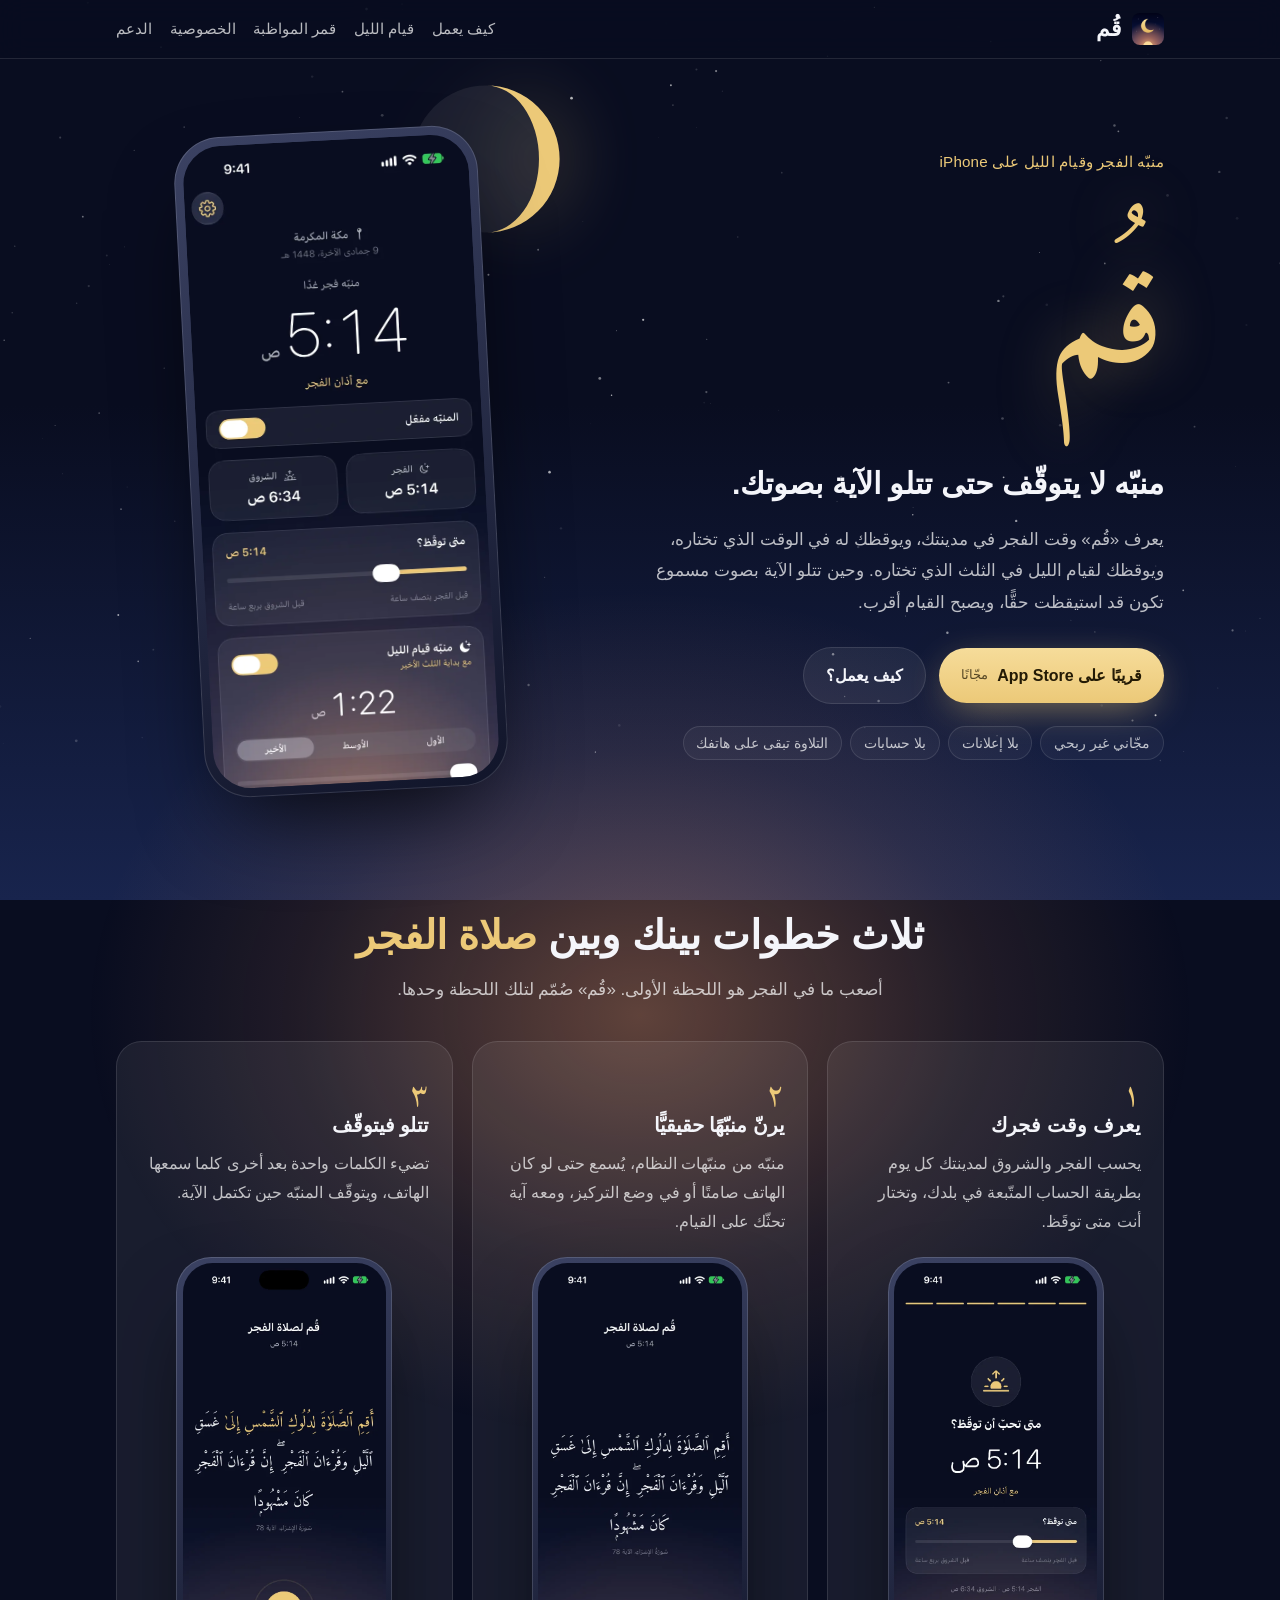
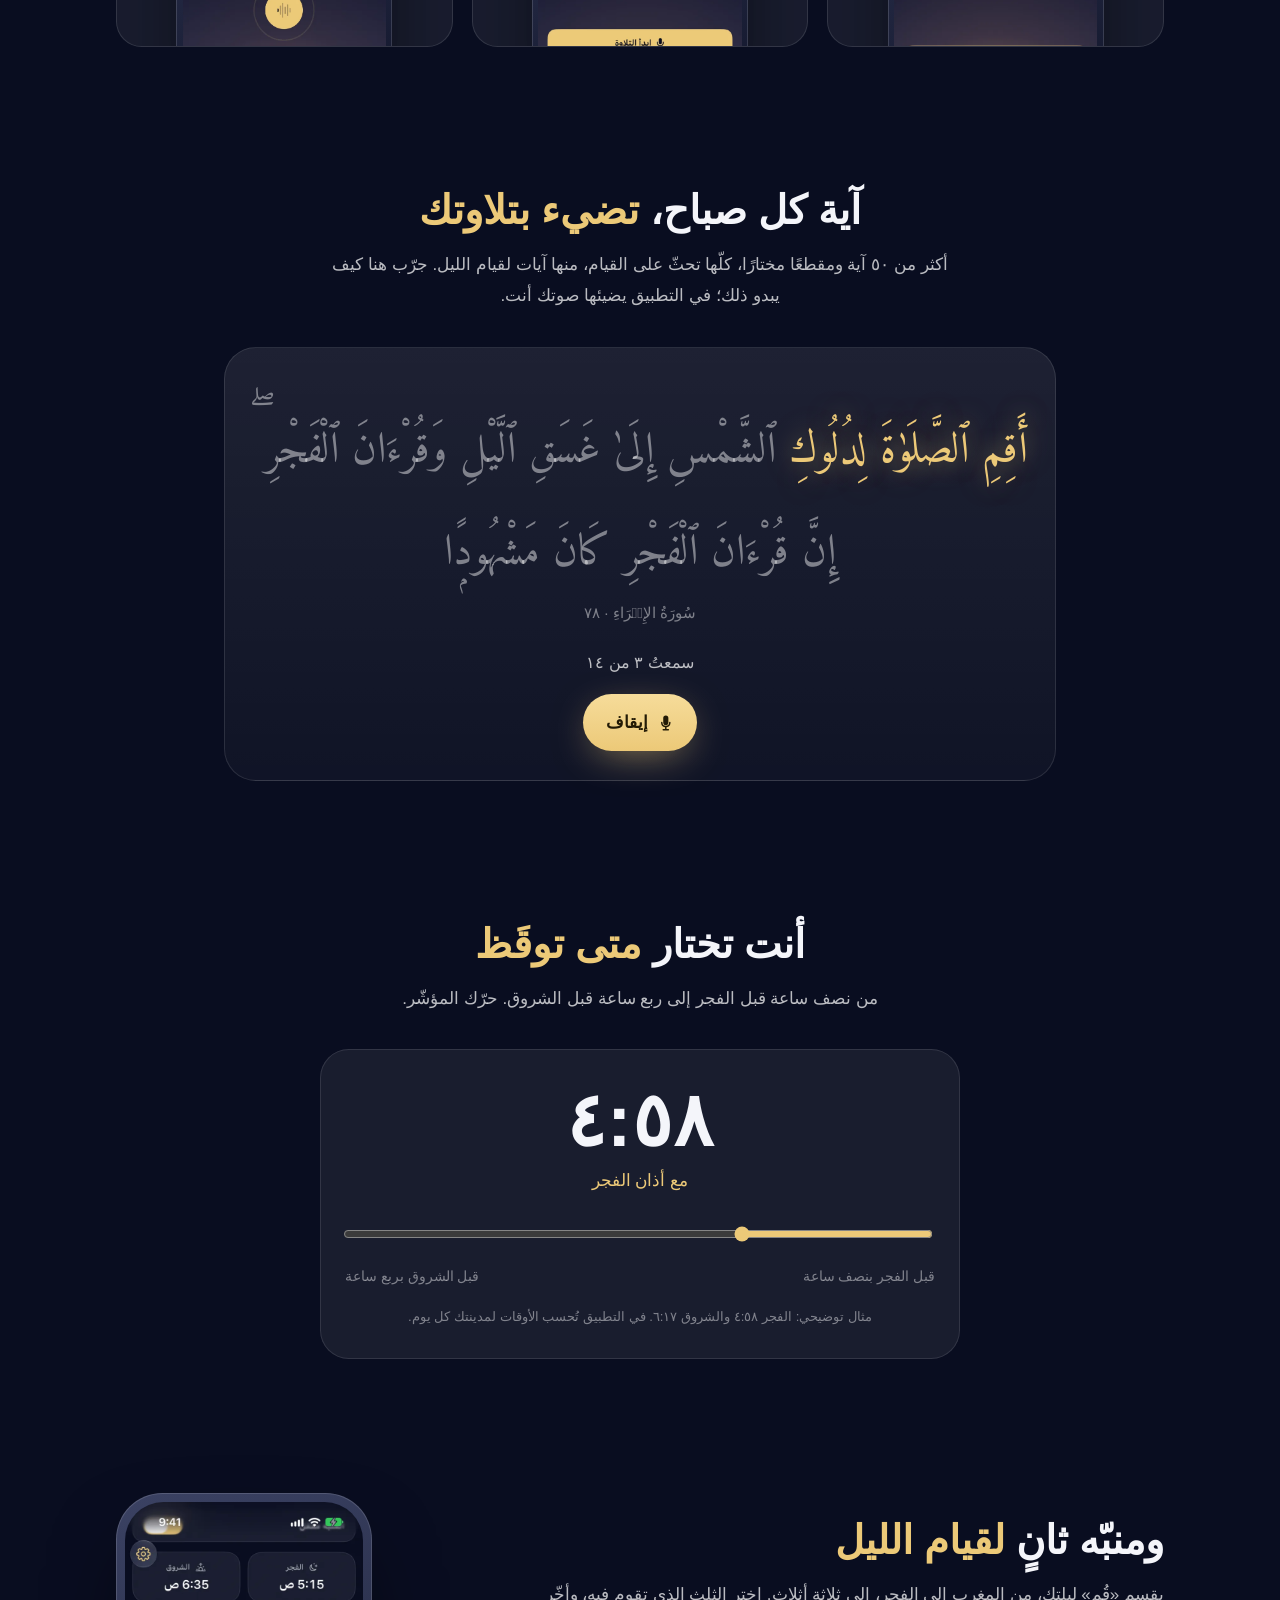
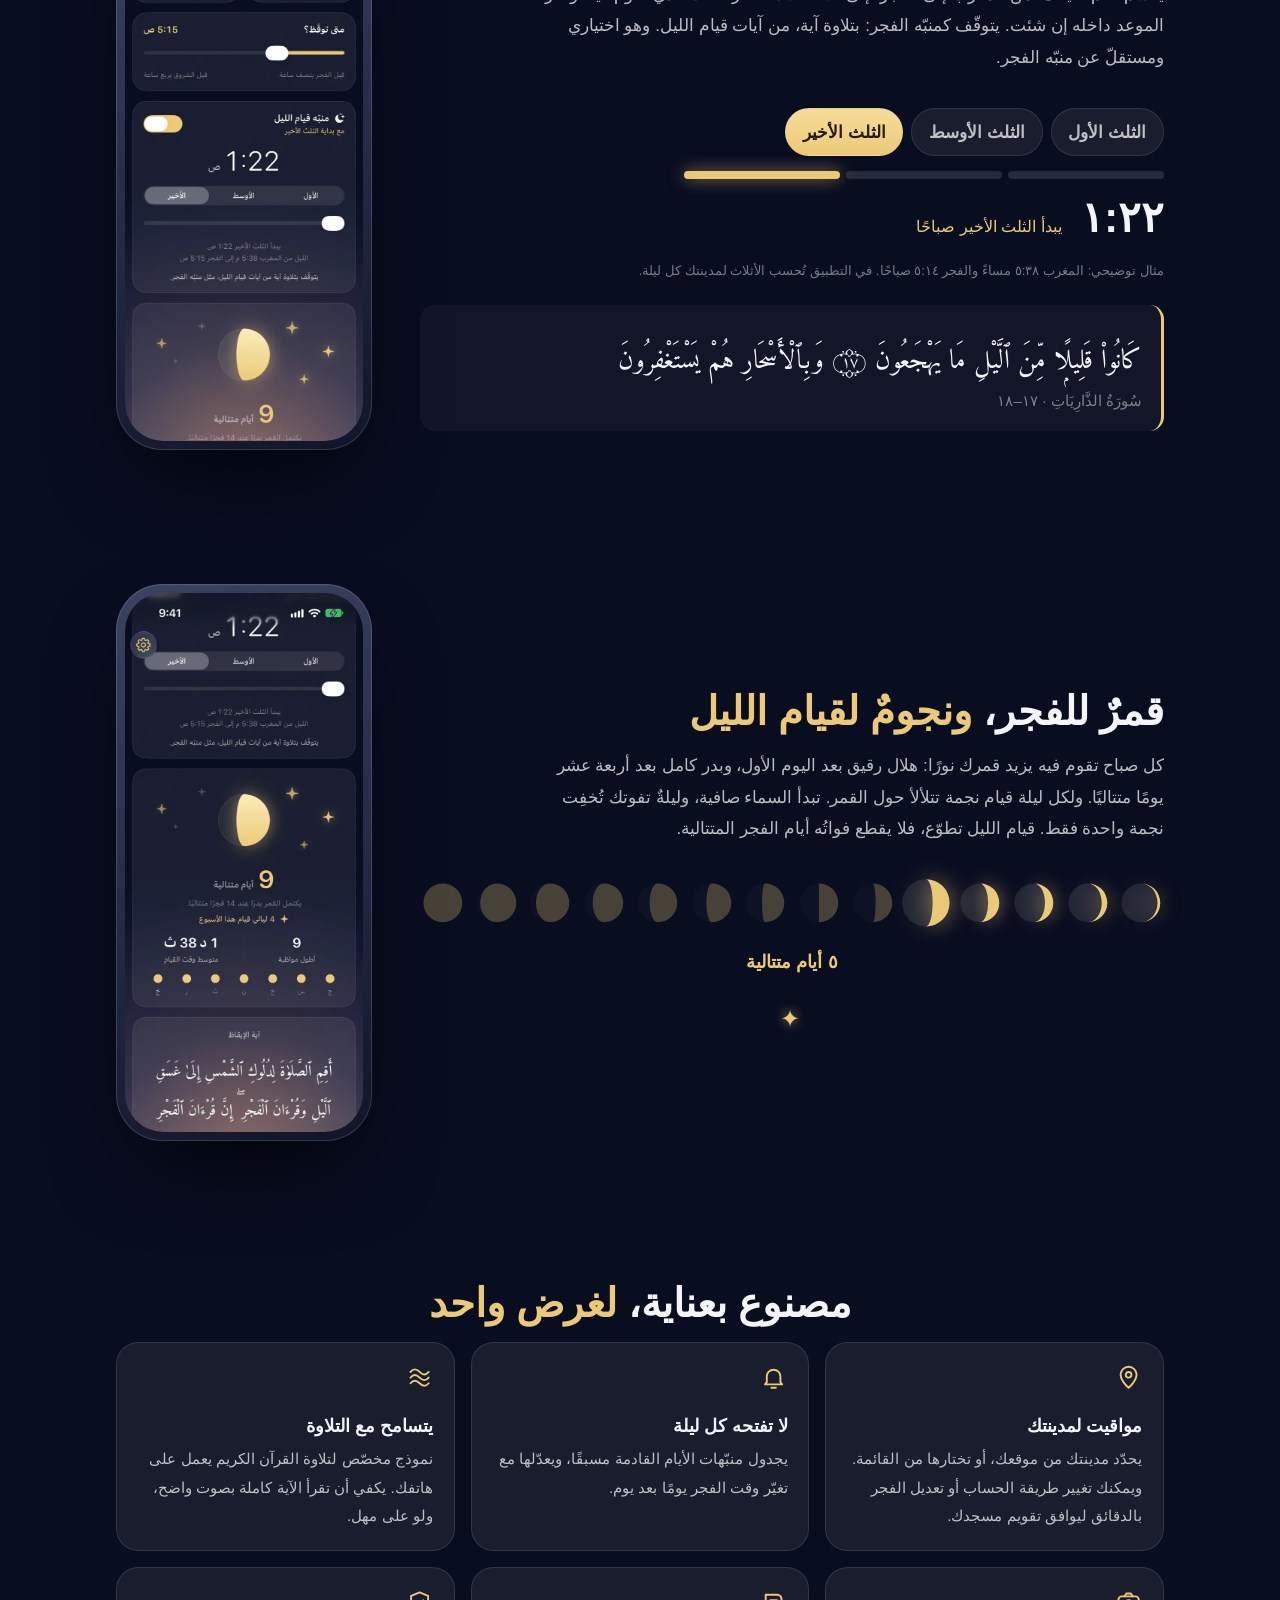
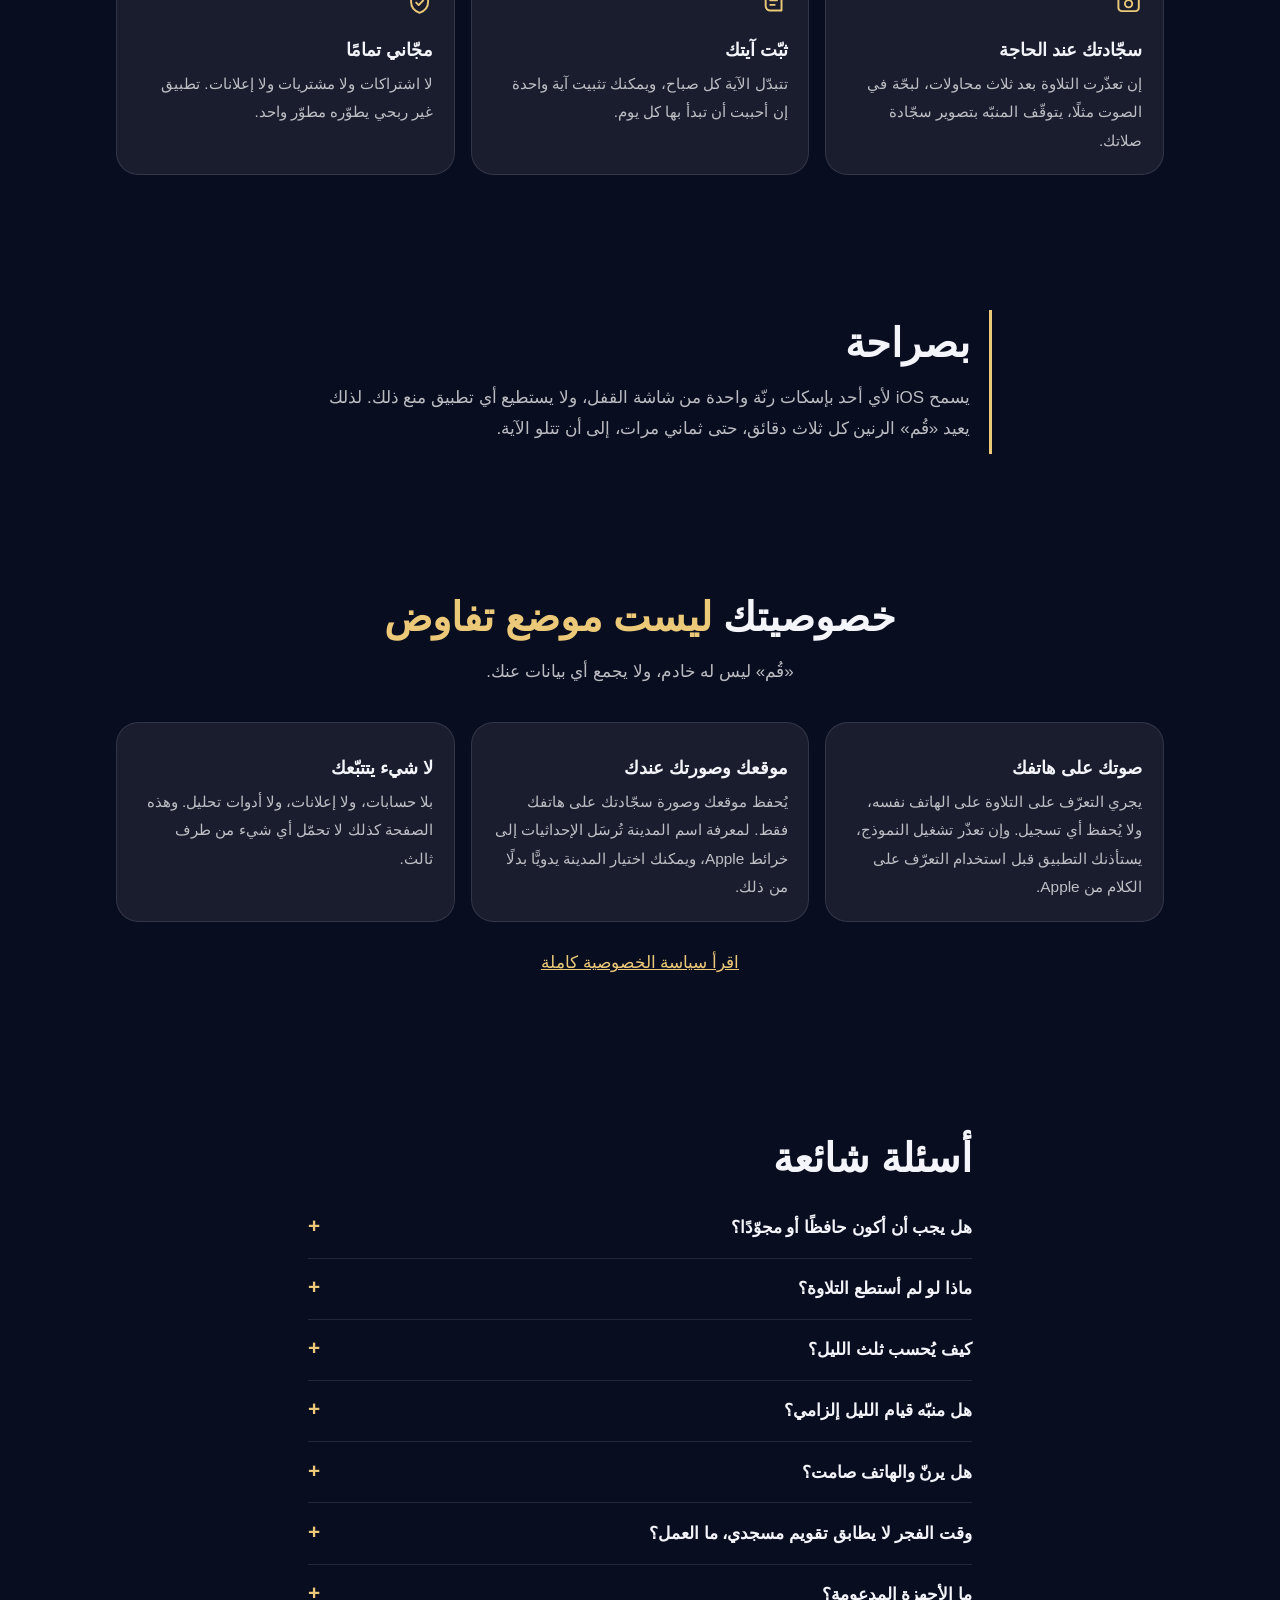
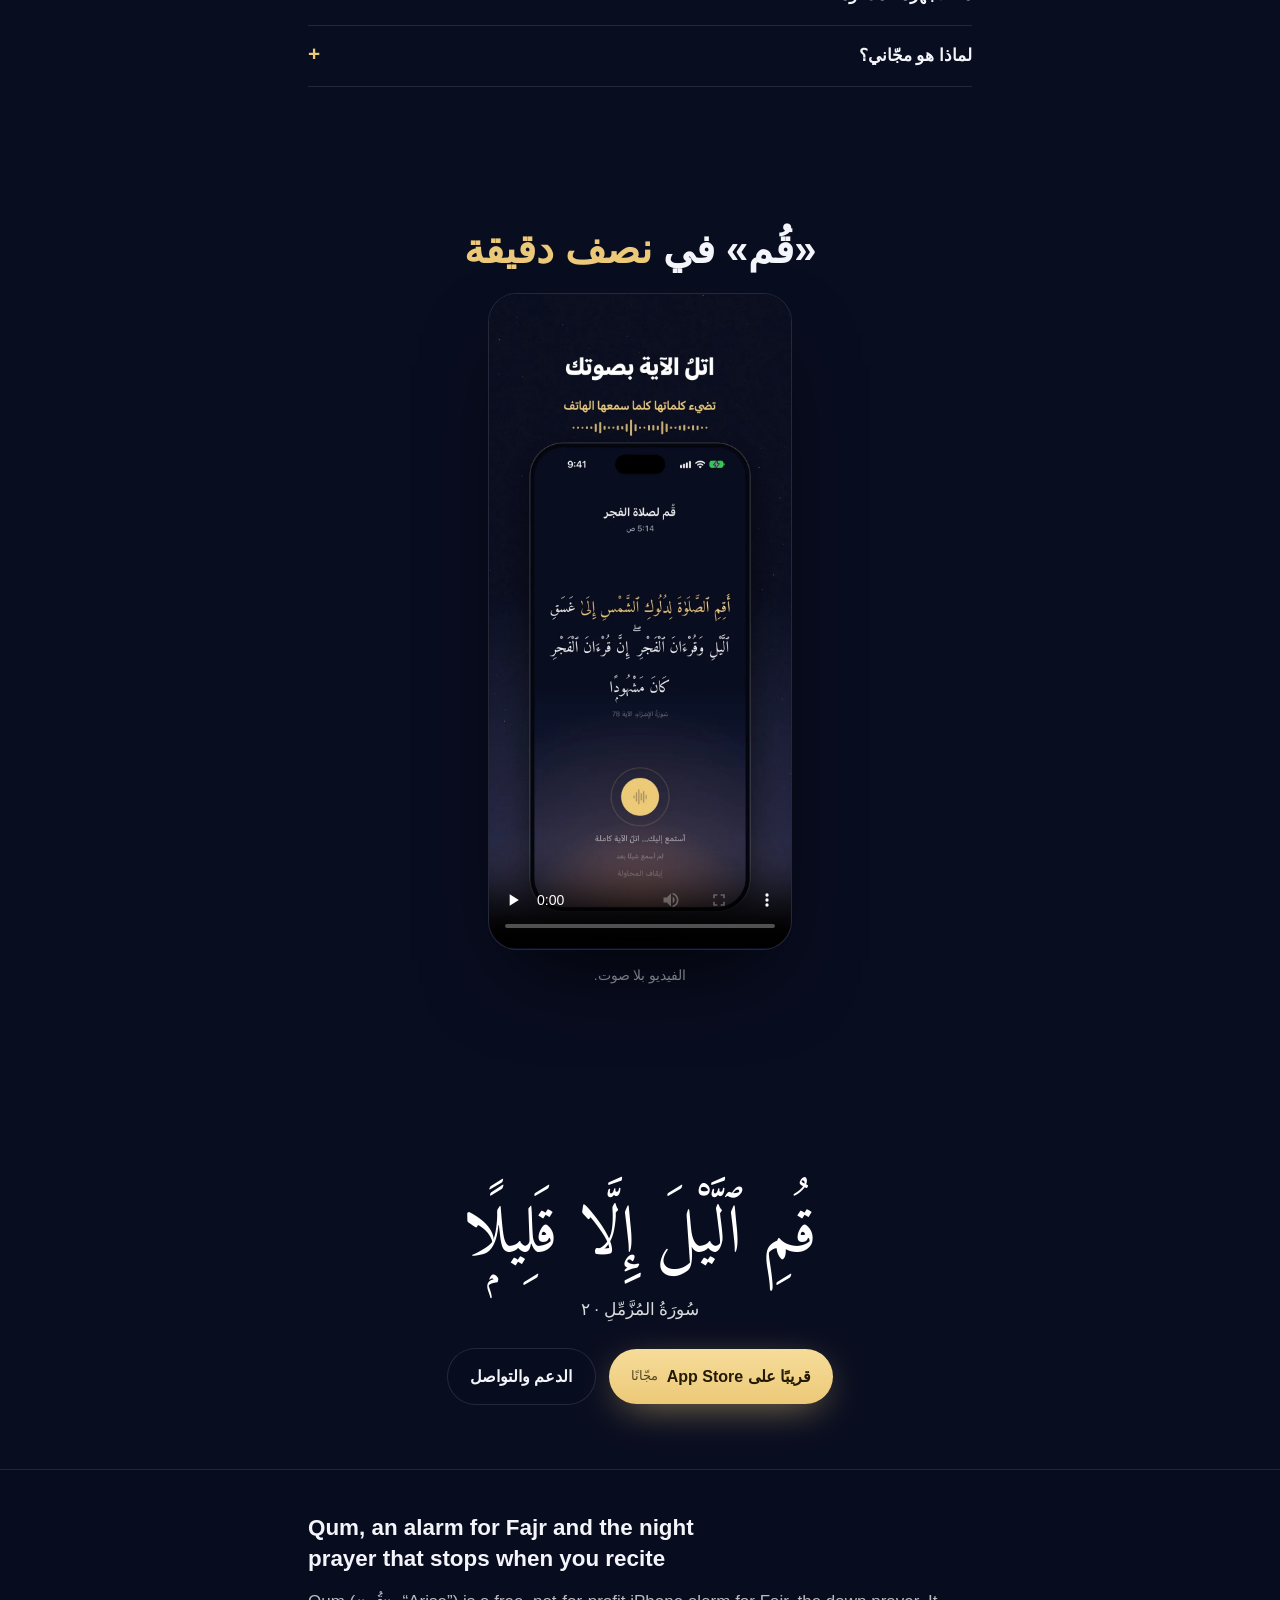
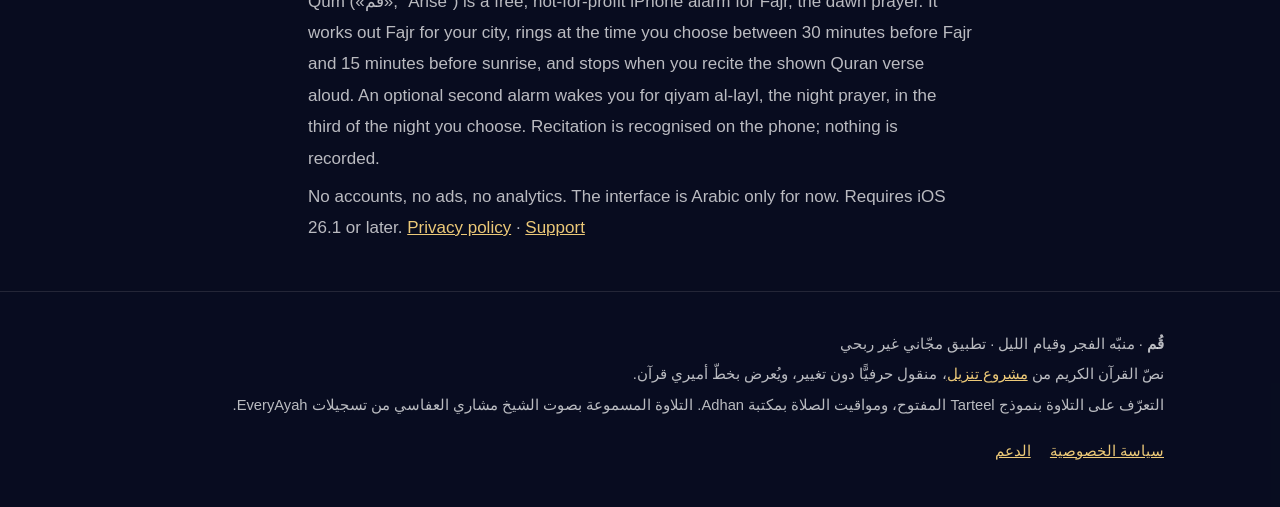
<file: index.html>
<!doctype html>
<html lang="ar" dir="rtl">
<head>
<meta charset="utf-8">
<meta name="viewport" content="width=device-width, initial-scale=1">
<title>قُم: منبّه الفجر وقيام الليل، يتوقّف حين تتلو آية</title>
<meta name="description" content="«قُم» منبّه مجّاني على iPhone لصلاة الفجر وقيام الليل: يعرف وقت الفجر في مدينتك وأثلاث الليل، ولا يتوقّف حتى تتلو الآية بصوتك.">
<meta name="theme-color" content="#090d20">
<meta property="og:title" content="قُم: منبّه الفجر وقيام الليل">
<meta property="og:description" content="منبّه للفجر وآخر لقيام الليل، لا يتوقّفان حتى تتلو الآية بصوتك. مجّاني، بلا إعلانات ولا حسابات.">
<meta property="og:image" content="https://aalibrahim.github.io/qum/assets/icon-512.png">
<meta property="og:type" content="website">
<meta property="og:locale" content="ar_AR">
<link rel="icon" href="assets/icon-180.png">
<link rel="apple-touch-icon" href="assets/icon-180.png">
<link rel="stylesheet" href="assets/site.css">
</head>
<body>
<div class="sky" aria-hidden="true"></div>
<canvas id="stars" aria-hidden="true"></canvas>

<header class="top">
  <div class="wrap">
    <a class="brand" href="#top"><img src="assets/icon-180.png" alt="" width="32" height="32"><span>قُم</span></a>
    <nav>
      <a class="hide" href="#how">كيف يعمل</a>
      <a class="hide" href="#qiyam">قيام الليل</a>
      <a class="hide" href="#moon">قمر المواظبة</a>
      <a href="#privacy">الخصوصية</a>
      <a href="support.html">الدعم</a>
    </nav>
  </div>
</header>

<main id="top">
<section class="hero">
  <div class="wrap">
    <div>
      <p class="kicker">منبّه الفجر وقيام الليل على iPhone</p>
      <h1>قُم</h1>
      <p class="lead">منبّه لا يتوقّف حتى تتلو الآية بصوتك.</p>
      <p class="sub">يعرف «قُم» وقت الفجر في مدينتك، ويوقظك له في الوقت الذي تختاره، ويوقظك لقيام الليل في الثلث الذي تختاره. وحين تتلو الآية بصوت مسموع تكون قد استيقظت حقًّا، ويصبح القيام أقرب.</p>
      <div class="cta">
        <span class="pill gold">قريبًا على App Store <small>مجّانًا</small></span>
        <a class="pill ghost" href="#how">كيف يعمل؟</a>
      </div>
      <ul class="badges">
        <li>مجّاني غير ربحي</li><li>بلا إعلانات</li><li>بلا حسابات</li><li>التلاوة تبقى على هاتفك</li>
      </ul>
    </div>
    <div class="stage">
      <svg class="bigmoon" viewBox="0 0 100 100" aria-hidden="true">
        <circle cx="50" cy="50" r="46" fill="rgba(255,255,255,.07)"/>
        <path id="heroMoon" fill="#ecc978"/>
      </svg>
      <div class="phone tilt"><img src="assets/home.webp" width="660" height="1435" alt="الشاشة الرئيسية في «قُم»: موعد الإيقاظ ووقتا الفجر والشروق"></div>
    </div>
  </div>
</section>

<section id="how">
  <div class="wrap">
    <div class="center reveal">
      <h2>ثلاث خطوات بينك وبين <em>صلاة الفجر</em></h2>
      <p class="intro">أصعب ما في الفجر هو اللحظة الأولى. «قُم» صُمّم لتلك اللحظة وحدها.</p>
    </div>
    <div class="steps">
      <article class="step reveal">
        <div class="n">١</div>
        <h3>يعرف وقت فجرك</h3>
        <p>يحسب الفجر والشروق لمدينتك كل يوم بطريقة الحساب المتّبعة في بلدك، وتختار أنت متى توقَظ.</p>
        <div class="phone"><img loading="lazy" src="assets/slider.webp" width="660" height="1435" alt="اختيار وقت الإيقاظ بين الفجر والشروق"></div>
      </article>
      <article class="step reveal">
        <div class="n">٢</div>
        <h3>يرنّ منبّهًا حقيقيًّا</h3>
        <p>منبّه من منبّهات النظام، يُسمع حتى لو كان الهاتف صامتًا أو في وضع التركيز، ومعه آية تحثّك على القيام.</p>
        <div class="phone"><img loading="lazy" src="assets/alarm.webp" width="660" height="1435" alt="شاشة المنبّه وعليها آية الصباح"></div>
      </article>
      <article class="step reveal">
        <div class="n">٣</div>
        <h3>تتلو فيتوقّف</h3>
        <p>تضيء الكلمات واحدة بعد أخرى كلما سمعها الهاتف، ويتوقّف المنبّه حين تكتمل الآية.</p>
        <div class="phone"><img loading="lazy" src="assets/reciting.webp" width="660" height="1435" alt="كلمات الآية تضيء أثناء التلاوة"></div>
      </article>
    </div>
  </div>
</section>

<section id="verse">
  <div class="wrap">
    <div class="center reveal">
      <h2>آية كل صباح، <em>تضيء بتلاوتك</em></h2>
      <p class="intro">أكثر من ٥٠ آية ومقطعًا مختارًا، كلّها تحثّ على القيام، منها آيات لقيام الليل. جرّب هنا كيف يبدو ذلك؛ في التطبيق يضيئها صوتك أنت.</p>
    </div>
    <div class="versebox reveal">
      <p class="verse" id="verseLine" lang="ar"><!--VERSE--><span>أَقِمِ</span> <span>ٱلصَّلَوٰةَ</span> <span>لِدُلُوكِ</span> <span>ٱلشَّمْسِ</span> <span>إِلَىٰ</span> <span>غَسَقِ</span> <span>ٱلَّيْلِ</span> <span>وَقُرْءَانَ</span> <span>ٱلْفَجْرِ ۖ</span> <span>إِنَّ</span> <span>قُرْءَانَ</span> <span>ٱلْفَجْرِ</span> <span>كَانَ</span> <span>مَشْهُودًۭا</span><!--/VERSE--></p>
      <p class="ref"><!--REF-->سُورَةُ الإِسۡرَاءِ · ٧٨<!--/REF--></p>
      <p class="heard" id="heard" aria-live="polite">&nbsp;</p>
      <button class="pill gold mic" id="play" type="button">
        <svg viewBox="0 0 24 24" fill="currentColor" aria-hidden="true"><path d="M12 15a3.5 3.5 0 0 0 3.5-3.5v-6a3.5 3.5 0 1 0-7 0v6A3.5 3.5 0 0 0 12 15Zm6.5-3.5a1 1 0 1 0-2 0 4.5 4.5 0 0 1-9 0 1 1 0 1 0-2 0 6.5 6.5 0 0 0 5.5 6.42V20.5H8.5a1 1 0 1 0 0 2h7a1 1 0 1 0 0-2H13v-2.58a6.5 6.5 0 0 0 5.5-6.42Z"/></svg>
        <span id="playLabel">ابدأ التلاوة</span>
      </button>
    </div>
  </div>
</section>

<section id="time">
  <div class="wrap">
    <div class="center reveal">
      <h2>أنت تختار <em>متى توقَظ</em></h2>
      <p class="intro">من نصف ساعة قبل الفجر إلى ربع ساعة قبل الشروق. حرّك المؤشّر.</p>
    </div>
    <div class="dial reveal">
      <div class="time" id="dialTime" dir="ltr">٤:٥٨</div>
      <div class="rel" id="dialRel">مع أذان الفجر</div>
      <input id="dial" type="range" min="-30" max="64" step="1" value="0" aria-label="وقت الإيقاظ">
      <div class="ends"><span>قبل الفجر بنصف ساعة</span><span>قبل الشروق بربع ساعة</span></div>
      <p class="eg">مثال توضيحي: الفجر ٤:٥٨ والشروق ٦:١٧. في التطبيق تُحسب الأوقات لمدينتك كل يوم.</p>
    </div>
  </div>
</section>

<section id="qiyam">
  <div class="wrap split">
    <div class="reveal">
      <h2>ومنبّه ثانٍ <em>لقيام الليل</em></h2>
      <p class="intro">يقسم «قُم» ليلتك، من المغرب إلى الفجر، إلى ثلاثة أثلاث. اختر الثلث الذي تقوم فيه، وأخّر الموعد داخله إن شئت. يتوقّف كمنبّه الفجر: بتلاوة آية، من آيات قيام الليل. وهو اختياري ومستقلّ عن منبّه الفجر.</p>
      <div class="thirds" role="group" aria-label="ثلث الليل">
        <button type="button" data-third="0">الثلث الأول</button>
        <button type="button" data-third="1">الثلث الأوسط</button>
        <button type="button" data-third="2" class="on">الثلث الأخير</button>
      </div>
      <div class="nightbar" aria-hidden="true"><i></i><i></i><i class="on"></i></div>
      <p class="thirdtime"><span id="thirdTime" dir="ltr">١:٢٢</span> <small id="thirdLabel">يبدأ الثلث الأخير</small></p>
      <p class="eg" style="color:var(--faint);font-size:.82rem">مثال توضيحي: المغرب ٥:٣٨ مساءً والفجر ٥:١٤ صباحًا. في التطبيق تُحسب الأثلاث لمدينتك كل ليلة.</p>
      <blockquote class="nightverse">
        <p class="verse small" lang="ar"><!--NIGHTVERSE-->كَانُوا۟ قَلِيلًۭا مِّنَ ٱلَّيْلِ مَا يَهْجَعُونَ ۝١٧ وَبِٱلْأَسْحَارِ هُمْ يَسْتَغْفِرُونَ<!--/NIGHTVERSE--></p>
        <p class="ref"><!--NIGHTREF-->سُورَةُ الذَّارِيَاتِ · ١٧–١٨<!--/NIGHTREF--></p>
      </blockquote>
    </div>
    <div class="phone reveal" style="width:min(16rem,70vw)"><img loading="lazy" src="assets/qiyam.webp" width="660" height="1435" alt="بطاقة منبّه قيام الليل وفيها اختيار الثلث"></div>
  </div>
</section>

<section id="moon">
  <div class="wrap split">
    <div class="reveal">
      <h2>قمرٌ للفجر، <em>ونجومٌ لقيام الليل</em></h2>
      <p class="intro">كل صباح تقوم فيه يزيد قمرك نورًا: هلال رقيق بعد اليوم الأول، وبدر كامل بعد أربعة عشر يومًا متتاليًا. ولكل ليلة قيام نجمة تتلألأ حول القمر. تبدأ السماء صافية، وليلةٌ تفوتك تُخفِت نجمة واحدة فقط. قيام الليل تطوّع، فلا يقطع فواتُه أيام الفجر المتتالية.</p>
      <div class="moons" id="moons" aria-hidden="true"></div>
      <p class="count center" id="moonCount">&nbsp;</p>
      <p class="stars center" id="stars7" aria-hidden="true"></p>
    </div>
    <div class="phone reveal" style="width:min(16rem,70vw)"><img loading="lazy" src="assets/streak.webp" width="660" height="1435" alt="بطاقة المواظبة وفيها القمر تحيط به نجوم ليالي القيام، وعدد الأيام المتتالية"></div>
  </div>
</section>

<section id="more">
  <div class="wrap">
    <div class="center reveal">
      <h2>مصنوع بعناية، <em>لغرض واحد</em></h2>
    </div>
    <div class="grid">
      <div class="cell reveal">
        <svg viewBox="0 0 24 24" fill="none" stroke="currentColor" stroke-width="1.7" stroke-linecap="round" stroke-linejoin="round" aria-hidden="true"><path d="M12 21s7-6.1 7-11.5A7 7 0 0 0 5 9.5C5 14.9 12 21 12 21Z"/><circle cx="12" cy="9.5" r="2.5"/></svg>
        <h3>مواقيت لمدينتك</h3>
        <p>يحدّد مدينتك من موقعك، أو تختارها من القائمة. ويمكنك تغيير طريقة الحساب أو تعديل الفجر بالدقائق ليوافق تقويم مسجدك.</p>
      </div>
      <div class="cell reveal">
        <svg viewBox="0 0 24 24" fill="none" stroke="currentColor" stroke-width="1.7" stroke-linecap="round" stroke-linejoin="round" aria-hidden="true"><path d="M6 16V11a6 6 0 1 1 12 0v5l1.5 2h-15L6 16Z"/><path d="M10 21h4"/></svg>
        <h3>لا تفتحه كل ليلة</h3>
        <p>يجدول منبّهات الأيام القادمة مسبقًا، ويعدّلها مع تغيّر وقت الفجر يومًا بعد يوم.</p>
      </div>
      <div class="cell reveal">
        <svg viewBox="0 0 24 24" fill="none" stroke="currentColor" stroke-width="1.7" stroke-linecap="round" stroke-linejoin="round" aria-hidden="true"><path d="M4 12c2.5-3 5-3 8 0s5.500 3 8 0"/><path d="M4 7c2.500-3 5-3 8 0s5.500 3 8 0"/><path d="M4 17c2.500-3 5-3 8 0s5.500 3 8 0"/></svg>
        <h3>يتسامح مع التلاوة</h3>
        <p>نموذج مخصّص لتلاوة القرآن الكريم يعمل على هاتفك. يكفي أن تقرأ الآية كاملة بصوت واضح، ولو على مهل.</p>
      </div>
      <div class="cell reveal">
        <svg viewBox="0 0 24 24" fill="none" stroke="currentColor" stroke-width="1.7" stroke-linecap="round" stroke-linejoin="round" aria-hidden="true"><rect x="3" y="6.500" width="18" height="13" rx="3"/><circle cx="12" cy="13" r="3.200"/><path d="M8.500 6.500 10 4h4l1.500 2.500"/></svg>
        <h3>سجّادتك عند الحاجة</h3>
        <p>إن تعذّرت التلاوة بعد ثلاث محاولات، لبحّة في الصوت مثلًا، يتوقّف المنبّه بتصوير سجّادة صلاتك.</p>
      </div>
      <div class="cell reveal">
        <svg viewBox="0 0 24 24" fill="none" stroke="currentColor" stroke-width="1.7" stroke-linecap="round" stroke-linejoin="round" aria-hidden="true"><path d="M5 5h10a4 4 0 0 1 4 4v10H9a4 4 0 0 1-4-4V5Z"/><path d="M9 10h6M9 14h4"/></svg>
        <h3>ثبّت آيتك</h3>
        <p>تتبدّل الآية كل صباح، ويمكنك تثبيت آية واحدة إن أحببت أن تبدأ بها كل يوم.</p>
      </div>
      <div class="cell reveal">
        <svg viewBox="0 0 24 24" fill="none" stroke="currentColor" stroke-width="1.7" stroke-linecap="round" stroke-linejoin="round" aria-hidden="true"><path d="M12 3 4.500 6v5.500c0 4.500 3.200 8 7.500 9.500 4.300-1.500 7.500-5 7.500-9.500V6L12 3Z"/><path d="m9 12 2.200 2.200L15.200 10"/></svg>
        <h3>مجّاني تمامًا</h3>
        <p>لا اشتراكات ولا مشتريات ولا إعلانات. تطبيق غير ربحي يطوّره مطوّر واحد.</p>
      </div>
    </div>
  </div>
</section>

<section id="honest">
  <div class="wrap">
    <div class="honest reveal">
      <h2>بصراحة</h2>
      <p>يسمح iOS لأي أحد بإسكات رنّة واحدة من شاشة القفل، ولا يستطيع أي تطبيق منع ذلك. لذلك يعيد «قُم» الرنين كل ثلاث دقائق، حتى ثماني مرات، إلى أن تتلو الآية.</p>
    </div>
  </div>
</section>

<section id="privacy">
  <div class="wrap">
    <div class="center reveal">
      <h2>خصوصيتك <em>ليست موضع تفاوض</em></h2>
      <p class="intro">«قُم» ليس له خادم، ولا يجمع أي بيانات عنك.</p>
    </div>
    <div class="grid">
      <div class="cell reveal"><h3>صوتك على هاتفك</h3><p>يجري التعرّف على التلاوة على الهاتف نفسه، ولا يُحفظ أي تسجيل. وإن تعذّر تشغيل النموذج، يستأذنك التطبيق قبل استخدام التعرّف على الكلام من Apple.</p></div>
      <div class="cell reveal"><h3>موقعك وصورتك عندك</h3><p>يُحفظ موقعك وصورة سجّادتك على هاتفك فقط. لمعرفة اسم المدينة تُرسَل الإحداثيات إلى خرائط Apple، ويمكنك اختيار المدينة يدويًّا بدلًا من ذلك.</p></div>
      <div class="cell reveal"><h3>لا شيء يتتبّعك</h3><p>بلا حسابات، ولا إعلانات، ولا أدوات تحليل. وهذه الصفحة كذلك لا تحمّل أي شيء من طرف ثالث.</p></div>
    </div>
    <p class="center reveal" style="margin-top:1.6rem"><a href="privacy.html">اقرأ سياسة الخصوصية كاملة</a></p>
  </div>
</section>

<section id="faq">
  <div class="wrap narrow">
    <h2 class="reveal">أسئلة شائعة</h2>
    <details class="reveal"><summary>هل يجب أن أكون حافظًا أو مجوّدًا؟</summary><p>لا. الآية مكتوبة أمامك على الشاشة، ويكفي أن تقرأها كاملة بصوت واضح. ويمكنك أن تسمعها مرتّلة أولًا بزرّ «استمع إلى الآية». يتسامح «قُم» مع الأخطاء اليسيرة ومع القراءة المتمهّلة.</p></details>
    <details class="reveal"><summary>ماذا لو لم أستطع التلاوة؟</summary><p>بعد ثلاث محاولات يمكنك إيقاف المنبّه بتصوير سجّادة صلاتك التي حفظت صورتها في التطبيق، ولك أن تطلب خمس دقائق صامتة لتتوضّأ قبل التصوير. وإن لم تحفظ صورة، يظهر بعد محاولات أكثر زرّ يتوقّف به المنبّه بالضغط المطوّل نصف دقيقة.</p></details>
    <details class="reveal"><summary>كيف يُحسب ثلث الليل؟</summary><p>الليل من المغرب إلى الفجر، ويُقسم إلى ثلاثة أجزاء متساوية. يحسبها «قُم» لمدينتك كل ليلة، فيتغيّر موعد كل ثلث مع طول الليل.</p></details>
    <details class="reveal"><summary>هل منبّه قيام الليل إلزامي؟</summary><p>لا. هو متوقّف حتى تشغّله من الشاشة الرئيسية، ولا يؤثّر في منبّه الفجر ولا في أيامه المتتالية.</p></details>
    <details class="reveal"><summary>هل يرنّ والهاتف صامت؟</summary><p>نعم. يرنّ «قُم» منبّهًا من منبّهات النظام، فيُسمع في الوضع الصامت وفي وضع التركيز.</p></details>
    <details class="reveal"><summary>وقت الفجر لا يطابق تقويم مسجدي، ما العمل؟</summary><p>من الإعدادات اختر طريقة الحساب المتّبعة في بلدك، أو عدّل وقت الفجر بالدقائق حتى يطابق تقويم مسجدك.</p></details>
    <details class="reveal"><summary>ما الأجهزة المدعومة؟</summary><p>iPhone بنظام iOS 26.1 أو أحدث. الواجهة بالعربية فقط حاليًّا.</p></details>
    <details class="reveal"><summary>لماذا هو مجّاني؟</summary><p>لأنه مشروع غير ربحي. لا إعلانات فيه ولا اشتراكات ولا مشتريات.</p></details>
  </div>
</section>

<section id="video">
  <div class="wrap center">
    <h2 class="reveal">«قُم» في <em>نصف دقيقة</em></h2>
    <video class="reveal clip" controls playsinline preload="none" poster="assets/poster.webp" width="443" height="960">
      <source src="assets/qum-preview.mp4" type="video/mp4">
    </video>
    <p class="reveal" style="color:var(--faint);font-size:.85rem">الفيديو بلا صوت.</p>
  </div>
</section>

<section class="final">
  <div class="wrap reveal">
    <h2 lang="ar"><!--CLOSING-->قُمِ ٱلَّيْلَ إِلَّا قَلِيلًۭا<!--/CLOSING--></h2>
    <p><!--CLOSINGREF-->سُورَةُ المُزَّمِّلِ · ٢<!--/CLOSINGREF--></p>
    <div class="cta">
      <span class="pill gold">قريبًا على App Store <small>مجّانًا</small></span>
      <a class="pill ghost" href="support.html">الدعم والتواصل</a>
    </div>
  </div>
</section>

<section class="en" lang="en" dir="ltr">
  <div class="wrap narrow">
    <h2>Qum, an alarm for Fajr and the night prayer that stops when you recite</h2>
    <p>Qum («قُم», “Arise”) is a free, not-for-profit iPhone alarm for Fajr, the dawn prayer. It works out Fajr for your city, rings at the time you choose between 30 minutes before Fajr and 15 minutes before sunrise, and stops when you recite the shown Quran verse aloud. An optional second alarm wakes you for qiyam al-layl, the night prayer, in the third of the night you choose. Recitation is recognised on the phone; nothing is recorded.</p>
    <p>No accounts, no ads, no analytics. The interface is Arabic only for now. Requires iOS 26.1 or later. <a href="privacy.html">Privacy policy</a> · <a href="support.html">Support</a></p>
  </div>
</section>
</main>

<footer>
  <div class="wrap">
    <div>
      <p><strong>قُم</strong> · منبّه الفجر وقيام الليل · تطبيق مجّاني غير ربحي</p>
      <p>نصّ القرآن الكريم من <a href="https://tanzil.net" rel="noopener">مشروع تنزيل</a>، منقول حرفيًّا دون تغيير، ويُعرض بخطّ أميري قرآن.</p>
      <p>التعرّف على التلاوة بنموذج Tarteel المفتوح، ومواقيت الصلاة بمكتبة Adhan. التلاوة المسموعة بصوت الشيخ مشاري العفاسي من تسجيلات EveryAyah.</p>
    </div>
    <nav>
      <a href="privacy.html">سياسة الخصوصية</a>
      <a href="support.html">الدعم</a>
    </nav>
  </div>
</footer>

<script>
(function(){
  var reduce = matchMedia('(prefers-reduced-motion: reduce)').matches;
  var root = document.documentElement;
  var AR = '٠١٢٣٤٥٦٧٨٩';
  function ar(n){ return String(n).replace(/\d/g, function(d){ return AR[d]; }); }

  // A waxing moon lit on the right. f = 0 (new) … 1 (full).
  function moonPath(f, c, r){
    f = Math.max(0.02, Math.min(1, f));
    var rx = Math.abs(1 - 2 * f) * r;
    return 'M' + c + ' ' + (c - r) + ' A' + r + ' ' + r + ' 0 0 1 ' + c + ' ' + (c + r) +
           ' A' + rx.toFixed(2) + ' ' + r + ' 0 0 ' + (f < 0.5 ? 0 : 1) + ' ' + c + ' ' + (c - r) + 'Z';
  }

  // Sky and hero moon follow the scroll: night at the top, dawn at the bottom.
  var heroMoon = document.getElementById('heroMoon');
  function onScroll(){
    var max = Math.max(1, document.documentElement.scrollHeight - innerHeight);
    var p = Math.min(1, Math.max(0, scrollY / max));
    root.style.setProperty('--p', p.toFixed(3));
    heroMoon.setAttribute('d', moonPath(0.14 + Math.min(1, scrollY / (innerHeight * 0.9)) * 0.86, 50, 46));
  }
  addEventListener('scroll', onScroll, {passive:true});
  addEventListener('resize', onScroll);
  onScroll();

  // Stars
  var cv = document.getElementById('stars'), ctx = cv.getContext('2d'), stars = [];
  function sizeStars(){
    var d = Math.min(2, devicePixelRatio || 1);
    cv.width = innerWidth * d; cv.height = innerHeight * d;
    stars = [];
    var n = Math.round(innerWidth * innerHeight / 7000);
    for (var i = 0; i < n; i++) stars.push({x:Math.random()*cv.width, y:Math.random()*cv.height*0.85, r:(Math.random()*1.1+0.3)*d, a:Math.random()*0.6+0.25, s:Math.random()*0.0016+0.0004, o:Math.random()*6.28});
    drawStars(0);
  }
  function drawStars(t){
    ctx.clearRect(0,0,cv.width,cv.height);
    for (var i = 0; i < stars.length; i++){
      var s = stars[i];
      ctx.globalAlpha = reduce ? s.a : s.a * (0.6 + 0.4 * Math.sin(t * s.s + s.o));
      ctx.fillStyle = '#fff';
      ctx.beginPath(); ctx.arc(s.x, s.y, s.r, 0, 6.283); ctx.fill();
    }
  }
  sizeStars();
  var resizeTimer; addEventListener('resize', function(){ clearTimeout(resizeTimer); resizeTimer = setTimeout(sizeStars, 150); });
  if (!reduce) (function loop(t){ drawStars(t); requestAnimationFrame(loop); })(0);

  // Reveal on scroll
  var io = new IntersectionObserver(function(es){ es.forEach(function(e){ if (e.isIntersecting){ e.target.classList.add('in'); io.unobserve(e.target); } }); }, {threshold:0.12});
  document.querySelectorAll('.reveal').forEach(function(el){ io.observe(el); });

  // Verse: words light up as if being recited.
  var words = [].slice.call(document.querySelectorAll('#verseLine span'));
  var heard = document.getElementById('heard'), play = document.getElementById('play'), label = document.getElementById('playLabel');
  var timer = null, playing = false;
  function stop(){ clearTimeout(timer); playing = false; label.textContent = 'ابدأ التلاوة'; reset(); }
  function reset(){ words.forEach(function(w){ w.classList.remove('on'); }); heard.className = 'heard'; heard.innerHTML = '&nbsp;'; }
  function recite(){
    clearTimeout(timer); reset();
    playing = true; label.textContent = 'إيقاف';
    var i = 0;
    (function next(){
      if (i < words.length){
        words[i].classList.add('on'); i++;
        heard.textContent = 'سمعتُ ' + ar(i) + ' من ' + ar(words.length);
        timer = setTimeout(next, reduce ? 0 : 520 + Math.random() * 260);
      } else {
        heard.textContent = 'تقبّل الله منك. توقّف المنبّه.'; heard.className = 'heard done';
        label.textContent = 'أعد التجربة'; playing = false;
      }
    })();
  }
  play.addEventListener('click', function(){ if (playing) stop(); else recite(); });
  var once = new IntersectionObserver(function(es){ if (es[0].isIntersecting){ once.disconnect(); recite(); } }, {threshold:0.6});
  once.observe(document.getElementById('verseLine'));

  // Wake-time dial. Example times only: Fajr 4:58, sunrise 6:17.
  var FAJR = 4 * 60 + 58, SUNRISE = 6 * 60 + 17;
  var dial = document.getElementById('dial'), dialTime = document.getElementById('dialTime'), dialRel = document.getElementById('dialRel');
  dial.max = SUNRISE - 15 - FAJR;
  function minutes(n){
    if (n === 1) return 'دقيقة واحدة';
    if (n === 2) return 'دقيقتين';
    if (n <= 10) return ar(n) + ' دقائق';
    return ar(n) + ' دقيقة';
  }
  function showDial(){
    var off = parseInt(dial.value, 10), t = FAJR + off;
    var mm = t % 60;
    dialTime.textContent = ar(Math.floor(t / 60)) + ':' + ar(mm < 10 ? '0' + mm : mm);
    dialRel.textContent = off === 0 ? 'مع أذان الفجر'
      : off < 0 ? 'قبل الفجر بـ' + minutes(-off)
      : 'بعد الفجر بـ' + minutes(off) + '، وقبل الشروق بـ' + minutes(SUNRISE - t);
    dial.setAttribute('aria-valuetext', dialTime.textContent + '، ' + dialRel.textContent);
  }
  dial.addEventListener('input', showDial); showDial();

  // Fourteen moons, filling one morning at a time.
  var moons = document.getElementById('moons'), count = document.getElementById('moonCount'), svgs = [];
  for (var k = 1; k <= 14; k++){
    var s = document.createElementNS('http://www.w3.org/2000/svg', 'svg');
    s.setAttribute('viewBox', '0 0 40 40');
    s.innerHTML = '<circle cx="20" cy="20" r="17" fill="rgba(255,255,255,.09)"/><path fill="#ecc978" d="' + moonPath(k / 14, 20, 17) + '"/>';
    moons.appendChild(s); svgs.push(s);
  }
  function days(n){
    if (n === 1) return 'يوم واحد';
    if (n === 2) return 'يومان متتاليان';
    if (n <= 10) return ar(n) + ' أيام متتالية';
    return ar(n) + ' يومًا متتاليًا';
  }
  function setMoons(n){
    svgs.forEach(function(el, i){ el.classList.toggle('lit', i < n); el.classList.toggle('now', i === n - 1); });
    count.textContent = n === 14 ? 'بدر: ' + days(n) : days(n);
  }
  // A star for each night of qiyam in the last week; none to begin with.
  var stars7 = document.getElementById('stars7');
  function setStars(n){ stars7.textContent = ''; for (var i = 0; i < n; i++){ var st = document.createElement('span'); st.textContent = '✦'; st.className = 'lit'; stars7.appendChild(st); } if (!n) stars7.innerHTML = '&nbsp;'; }
  setStars(0);

  // Thirds of an example night: Maghrib 5:38 pm to Fajr 5:14 am.
  var NIGHT = 17 * 60 + 38, NIGHTLEN = (24 * 60 + 5 * 60 + 14) - NIGHT;
  var thirdNames = ['يبدأ الثلث الأول', 'يبدأ الثلث الأوسط', 'يبدأ الثلث الأخير'];
  var thirdButtons = [].slice.call(document.querySelectorAll('.thirds button')), bars = [].slice.call(document.querySelectorAll('.nightbar i'));
  function showThird(k){
    var t = Math.round(NIGHT + k * NIGHTLEN / 3) % (24 * 60), h = Math.floor(t / 60), m = t % 60;
    var h12 = h % 12 === 0 ? 12 : h % 12;
    document.getElementById('thirdTime').textContent = ar(h12) + ':' + ar(m < 10 ? '0' + m : m);
    document.getElementById('thirdLabel').textContent = thirdNames[k] + (h < 12 ? ' صباحًا' : ' مساءً');
    thirdButtons.forEach(function(b, i){ b.classList.toggle('on', i === k); b.setAttribute('aria-pressed', i === k); });
    bars.forEach(function(b, i){ b.classList.toggle('on', i === k); });
  }
  thirdButtons.forEach(function(b){ b.addEventListener('click', function(){ showThird(parseInt(b.getAttribute('data-third'), 10)); }); });
  showThird(2);

  var moonSeen = new IntersectionObserver(function(es){
    if (!es[0].isIntersecting) return;
    moonSeen.disconnect();
    if (reduce){ setMoons(14); setStars(4); return; }
    var n = 0; (function step(){ n++; setMoons(n); if (n % 3 === 0) setStars(n / 3); if (n < 14) setTimeout(step, 320); })();
  }, {threshold:0.5});
  moonSeen.observe(moons);
})();
</script>
</body>
</html>
</file>
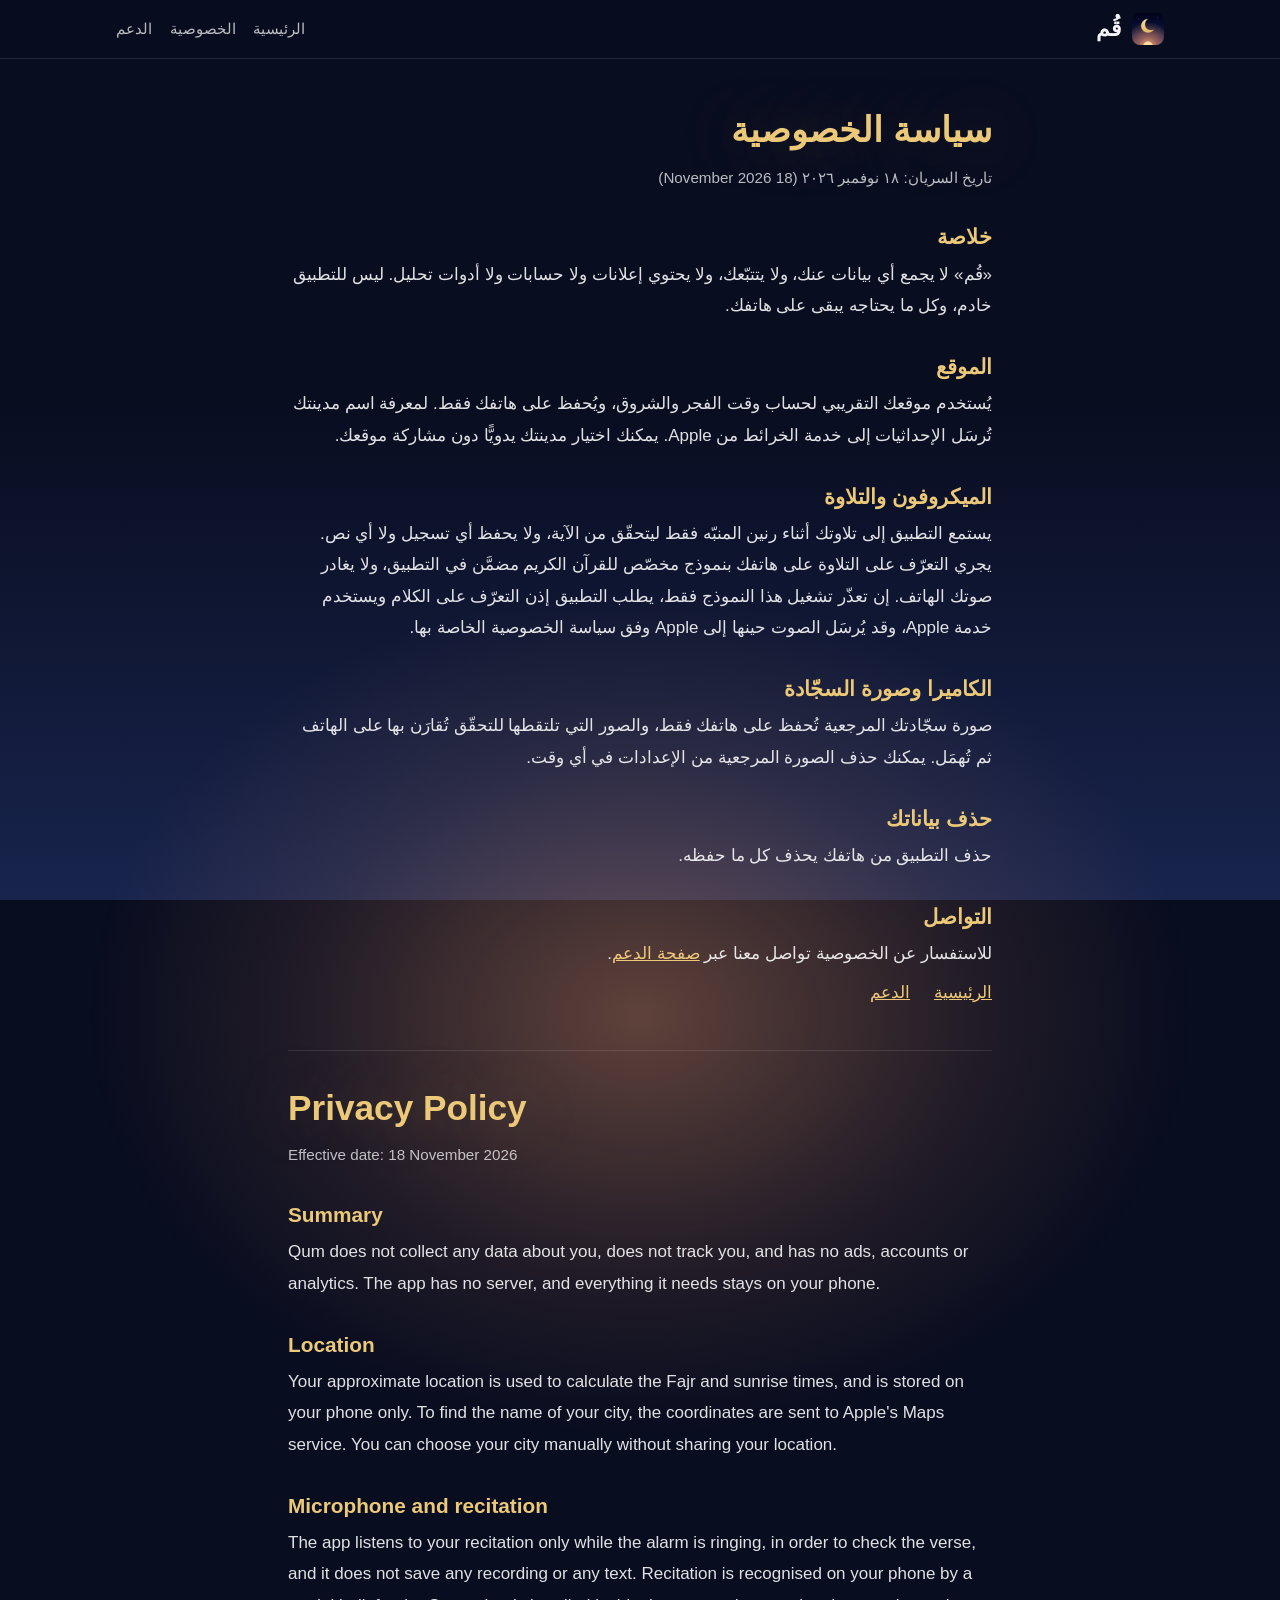
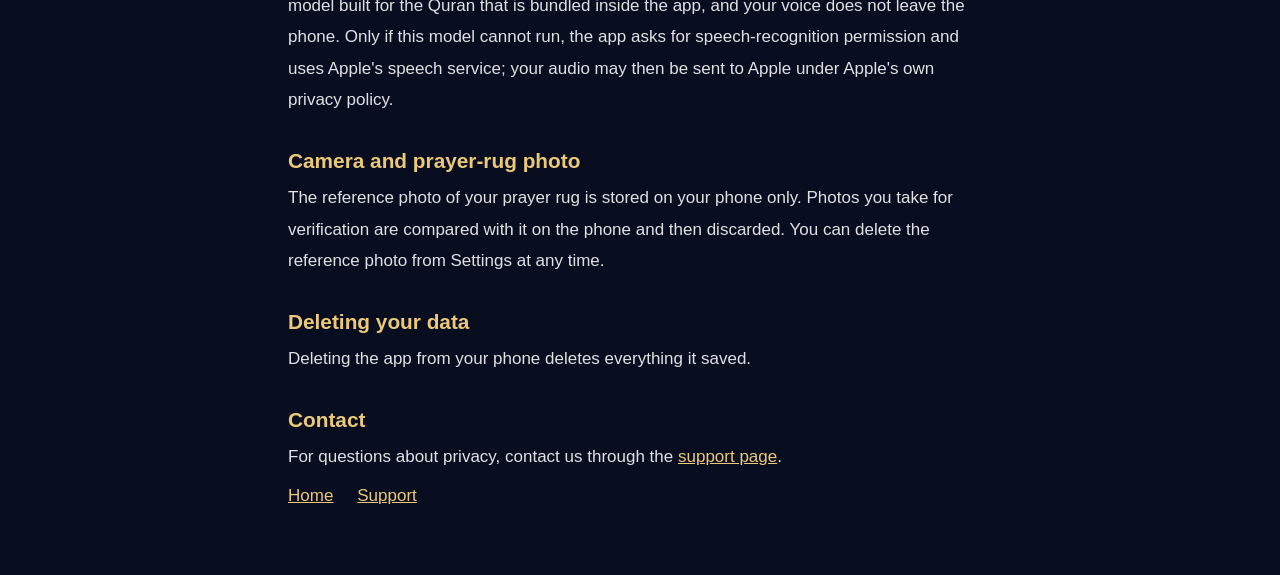
<file: privacy.html>
<!doctype html>
<html lang="ar" dir="rtl">
<head>
<meta charset="utf-8">
<meta name="viewport" content="width=device-width, initial-scale=1">
<title>سياسة الخصوصية | Privacy Policy — Qum</title>
<meta name="theme-color" content="#090d20">
<link rel="icon" href="assets/icon-180.png">
<link rel="stylesheet" href="assets/site.css">
</head>
<body>
<div class="sky" aria-hidden="true"></div>
<header class="top"><div class="wrap"><a class="brand" href="index.html"><img src="assets/icon-180.png" alt="" width="32" height="32"><span>قُم</span></a><nav><a href="index.html">الرئيسية</a><a href="privacy.html">الخصوصية</a><a href="support.html">الدعم</a></nav></div></header>
<main class="doc wrap narrow">
<section lang="ar" dir="rtl">
<h1>سياسة الخصوصية</h1>
<p class="note">تاريخ السريان: ١٨ نوفمبر ٢٠٢٦ (18 November 2026)</p>
<h2>خلاصة</h2>
<p>«قُم» لا يجمع أي بيانات عنك، ولا يتتبّعك، ولا يحتوي إعلانات ولا حسابات ولا أدوات تحليل. ليس للتطبيق خادم، وكل ما يحتاجه يبقى على هاتفك.</p>
<h2>الموقع</h2>
<p>يُستخدم موقعك التقريبي لحساب وقت الفجر والشروق، ويُحفظ على هاتفك فقط. لمعرفة اسم مدينتك تُرسَل الإحداثيات إلى خدمة الخرائط من Apple. يمكنك اختيار مدينتك يدويًّا دون مشاركة موقعك.</p>
<h2>الميكروفون والتلاوة</h2>
<p>يستمع التطبيق إلى تلاوتك أثناء رنين المنبّه فقط ليتحقّق من الآية، ولا يحفظ أي تسجيل ولا أي نص. يجري التعرّف على التلاوة على هاتفك بنموذج مخصّص للقرآن الكريم مضمَّن في التطبيق، ولا يغادر صوتك الهاتف. إن تعذّر تشغيل هذا النموذج فقط، يطلب التطبيق إذن التعرّف على الكلام ويستخدم خدمة Apple، وقد يُرسَل الصوت حينها إلى Apple وفق سياسة الخصوصية الخاصة بها.</p>
<h2>الكاميرا وصورة السجّادة</h2>
<p>صورة سجّادتك المرجعية تُحفظ على هاتفك فقط، والصور التي تلتقطها للتحقّق تُقارَن بها على الهاتف ثم تُهمَل. يمكنك حذف الصورة المرجعية من الإعدادات في أي وقت.</p>
<h2>حذف بياناتك</h2>
<p>حذف التطبيق من هاتفك يحذف كل ما حفظه.</p>
<h2>التواصل</h2>
<p>للاستفسار عن الخصوصية تواصل معنا عبر <a href="support.html">صفحة الدعم</a>.</p>
<nav><a href="index.html">الرئيسية</a> <a href="support.html">الدعم</a></nav>
</section>
<section lang="en" dir="ltr">
<h1>Privacy Policy</h1>
<p class="note">Effective date: 18 November 2026</p>
<h2>Summary</h2>
<p>Qum does not collect any data about you, does not track you, and has no ads, accounts or analytics. The app has no server, and everything it needs stays on your phone.</p>
<h2>Location</h2>
<p>Your approximate location is used to calculate the Fajr and sunrise times, and is stored on your phone only. To find the name of your city, the coordinates are sent to Apple's Maps service. You can choose your city manually without sharing your location.</p>
<h2>Microphone and recitation</h2>
<p>The app listens to your recitation only while the alarm is ringing, in order to check the verse, and it does not save any recording or any text. Recitation is recognised on your phone by a model built for the Quran that is bundled inside the app, and your voice does not leave the phone. Only if this model cannot run, the app asks for speech-recognition permission and uses Apple's speech service; your audio may then be sent to Apple under Apple's own privacy policy.</p>
<h2>Camera and prayer-rug photo</h2>
<p>The reference photo of your prayer rug is stored on your phone only. Photos you take for verification are compared with it on the phone and then discarded. You can delete the reference photo from Settings at any time.</p>
<h2>Deleting your data</h2>
<p>Deleting the app from your phone deletes everything it saved.</p>
<h2>Contact</h2>
<p>For questions about privacy, contact us through the <a href="support.html">support page</a>.</p>
<nav><a href="index.html">Home</a> <a href="support.html">Support</a></nav>
</section>
</main>
</body>
</html>
</file>
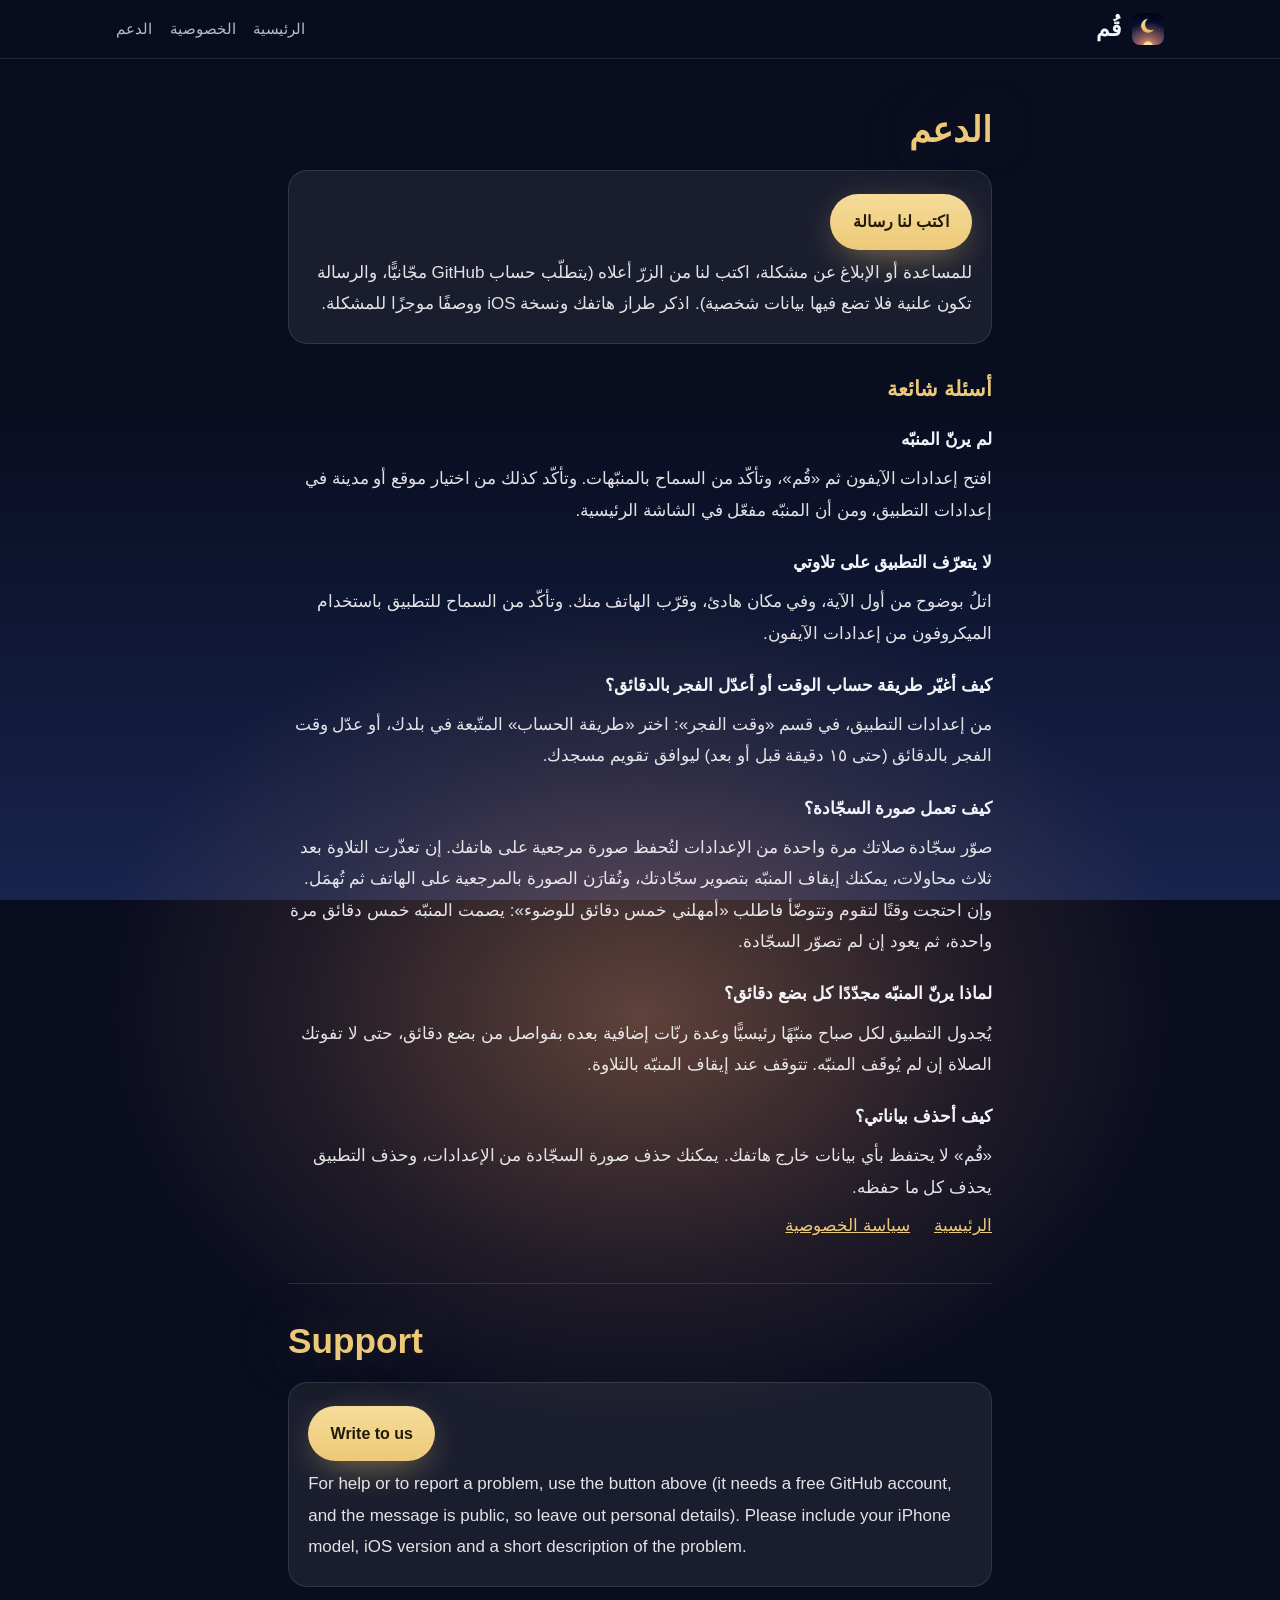
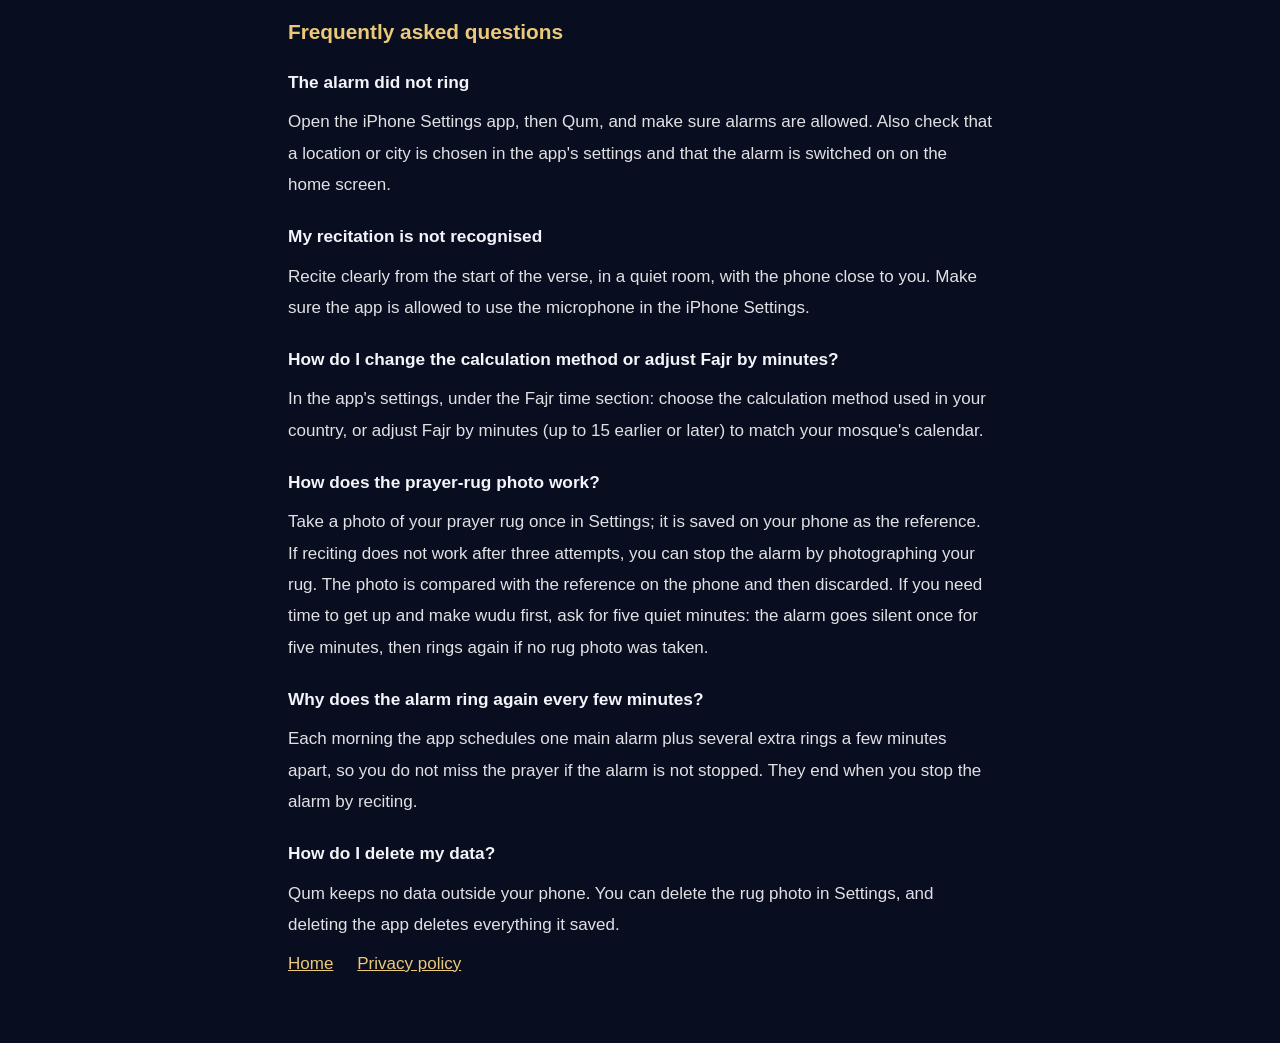
<file: support.html>
<!doctype html>
<html lang="ar" dir="rtl">
<head>
<meta charset="utf-8">
<meta name="viewport" content="width=device-width, initial-scale=1">
<title>الدعم | Support — Qum</title>
<meta name="theme-color" content="#090d20">
<link rel="icon" href="assets/icon-180.png">
<link rel="stylesheet" href="assets/site.css">
</head>
<body>
<div class="sky" aria-hidden="true"></div>
<header class="top"><div class="wrap"><a class="brand" href="index.html"><img src="assets/icon-180.png" alt="" width="32" height="32"><span>قُم</span></a><nav><a href="index.html">الرئيسية</a><a href="privacy.html">الخصوصية</a><a href="support.html">الدعم</a></nav></div></header>
<main class="doc wrap narrow">
<section lang="ar" dir="rtl">
<h1>الدعم</h1>
<div class="box"><p><a class="pill gold" href="https://github.com/aalibrahim/qum/issues/new" rel="noopener">اكتب لنا رسالة</a></p><p>للمساعدة أو الإبلاغ عن مشكلة، اكتب لنا من الزرّ أعلاه (يتطلّب حساب GitHub مجّانيًّا، والرسالة تكون علنية فلا تضع فيها بيانات شخصية). اذكر طراز هاتفك ونسخة iOS ووصفًا موجزًا للمشكلة.</p></div>
<h2>أسئلة شائعة</h2>
<h3>لم يرنّ المنبّه</h3>
<p>افتح إعدادات الآيفون ثم «قُم»، وتأكّد من السماح بالمنبّهات. وتأكّد كذلك من اختيار موقع أو مدينة في إعدادات التطبيق، ومن أن المنبّه مفعّل في الشاشة الرئيسية.</p>
<h3>لا يتعرّف التطبيق على تلاوتي</h3>
<p>اتلُ بوضوح من أول الآية، وفي مكان هادئ، وقرّب الهاتف منك. وتأكّد من السماح للتطبيق باستخدام الميكروفون من إعدادات الآيفون.</p>
<h3>كيف أغيّر طريقة حساب الوقت أو أعدّل الفجر بالدقائق؟</h3>
<p>من إعدادات التطبيق، في قسم «وقت الفجر»: اختر «طريقة الحساب» المتّبعة في بلدك، أو عدّل وقت الفجر بالدقائق (حتى ١٥ دقيقة قبل أو بعد) ليوافق تقويم مسجدك.</p>
<h3>كيف تعمل صورة السجّادة؟</h3>
<p>صوّر سجّادة صلاتك مرة واحدة من الإعدادات لتُحفظ صورة مرجعية على هاتفك. إن تعذّرت التلاوة بعد ثلاث محاولات، يمكنك إيقاف المنبّه بتصوير سجّادتك، وتُقارَن الصورة بالمرجعية على الهاتف ثم تُهمَل. وإن احتجت وقتًا لتقوم وتتوضّأ فاطلب «أمهلني خمس دقائق للوضوء»: يصمت المنبّه خمس دقائق مرة واحدة، ثم يعود إن لم تصوّر السجّادة.</p>
<h3>لماذا يرنّ المنبّه مجدّدًا كل بضع دقائق؟</h3>
<p>يُجدول التطبيق لكل صباح منبّهًا رئيسيًّا وعدة رنّات إضافية بعده بفواصل من بضع دقائق، حتى لا تفوتك الصلاة إن لم يُوقَف المنبّه. تتوقف عند إيقاف المنبّه بالتلاوة.</p>
<h3>كيف أحذف بياناتي؟</h3>
<p>«قُم» لا يحتفظ بأي بيانات خارج هاتفك. يمكنك حذف صورة السجّادة من الإعدادات، وحذف التطبيق يحذف كل ما حفظه.</p>
<nav><a href="index.html">الرئيسية</a> <a href="privacy.html">سياسة الخصوصية</a></nav>
</section>
<section lang="en" dir="ltr">
<h1>Support</h1>
<div class="box"><p><a class="pill gold" href="https://github.com/aalibrahim/qum/issues/new" rel="noopener">Write to us</a></p><p>For help or to report a problem, use the button above (it needs a free GitHub account, and the message is public, so leave out personal details). Please include your iPhone model, iOS version and a short description of the problem.</p></div>
<h2>Frequently asked questions</h2>
<h3>The alarm did not ring</h3>
<p>Open the iPhone Settings app, then Qum, and make sure alarms are allowed. Also check that a location or city is chosen in the app's settings and that the alarm is switched on on the home screen.</p>
<h3>My recitation is not recognised</h3>
<p>Recite clearly from the start of the verse, in a quiet room, with the phone close to you. Make sure the app is allowed to use the microphone in the iPhone Settings.</p>
<h3>How do I change the calculation method or adjust Fajr by minutes?</h3>
<p>In the app's settings, under the Fajr time section: choose the calculation method used in your country, or adjust Fajr by minutes (up to 15 earlier or later) to match your mosque's calendar.</p>
<h3>How does the prayer-rug photo work?</h3>
<p>Take a photo of your prayer rug once in Settings; it is saved on your phone as the reference. If reciting does not work after three attempts, you can stop the alarm by photographing your rug. The photo is compared with the reference on the phone and then discarded. If you need time to get up and make wudu first, ask for five quiet minutes: the alarm goes silent once for five minutes, then rings again if no rug photo was taken.</p>
<h3>Why does the alarm ring again every few minutes?</h3>
<p>Each morning the app schedules one main alarm plus several extra rings a few minutes apart, so you do not miss the prayer if the alarm is not stopped. They end when you stop the alarm by reciting.</p>
<h3>How do I delete my data?</h3>
<p>Qum keeps no data outside your phone. You can delete the rug photo in Settings, and deleting the app deletes everything it saved.</p>
<nav><a href="index.html">Home</a> <a href="privacy.html">Privacy policy</a></nav>
</section>
</main>
</body>
</html>
</file>
<file: assets/site.css>
@font-face{font-family:"Amiri Quran";src:url("AmiriQuran.ttf") format("truetype");font-display:swap}
:root{
  color-scheme:dark;
  --night:#090d20;--indigo:#18244d;--dawn:#ed9966;--gold:#ecc978;
  --ink:#f4f5fa;--soft:rgba(255,255,255,.72);--faint:rgba(255,255,255,.45);
  --card:rgba(255,255,255,.065);--line:rgba(255,255,255,.11);
  --p:0;
  --sans:-apple-system,BlinkMacSystemFont,"SF Arabic","Segoe UI","Geeza Pro","Noto Sans Arabic","Noto Naskh Arabic",Tahoma,sans-serif;
  --quran:"Amiri Quran","Geeza Pro","Noto Naskh Arabic",serif;
}
*{box-sizing:border-box}
html{scroll-behavior:smooth}
body{margin:0;background:var(--night);color:var(--ink);font:17px/1.85 var(--sans);overflow-x:hidden;-webkit-font-smoothing:antialiased}
a{color:var(--gold)}
a:focus-visible,button:focus-visible,input:focus-visible,summary:focus-visible{outline:2px solid var(--gold);outline-offset:3px;border-radius:6px}
img{max-width:100%;display:block}

/* The sky: night at the top of the page, dawn by the end. */
.sky{position:fixed;inset:0;z-index:-2;background:linear-gradient(180deg,var(--night) 0%,var(--night) 45%,var(--indigo) 100%)}
.sky::before{content:"";position:absolute;inset:0;opacity:var(--p);
  background:linear-gradient(180deg,#131a3c 0%,#2a3566 42%,#7a5a78 74%,#e39a6c 100%)}
.sky::after{content:"";position:absolute;left:50%;bottom:-46vmax;width:120vmax;height:92vmax;transform:translateX(-50%) translateY(calc((1 - var(--p)) * 9vmax));
  background:radial-gradient(closest-side,rgba(237,153,102,calc(.38 + var(--p) * .5)) 0%,rgba(237,153,102,calc(.1 + var(--p) * .22)) 45%,transparent 72%)}
#stars{position:fixed;inset:0;z-index:-1;width:100%;height:100%;opacity:calc(1 - var(--p) * 1.15);pointer-events:none}

.wrap{max-width:68rem;margin:0 auto;padding:0 1.25rem}
.narrow{max-width:44rem}

header.top{position:sticky;top:0;z-index:5;backdrop-filter:blur(14px);-webkit-backdrop-filter:blur(14px);background:rgba(9,13,32,.55);border-bottom:1px solid var(--line)}
header.top .wrap{display:flex;align-items:center;justify-content:space-between;height:3.6rem}
.brand{display:flex;align-items:center;gap:.6rem;color:var(--ink);text-decoration:none;font-weight:700}
.brand img{width:2rem;height:2rem;border-radius:.5rem}
.brand span{font-size:1.35rem;font-weight:800;line-height:1.6}
header.top nav{display:flex;gap:1.1rem;font-size:.95rem}
header.top nav a{color:var(--soft);text-decoration:none}
header.top nav a:hover{color:var(--ink)}

/* Hero */
.hero{padding:4.5rem 0 3rem}
.hero .wrap{display:grid;grid-template-columns:1.1fr .9fr;gap:3rem;align-items:center}
.hero .wrap>*,.steps>*,.grid>*,.split>*{min-width:0}
.kicker{color:var(--gold);font-size:.95rem;letter-spacing:.01em;margin:0 0 .6rem}
h1{font-family:var(--quran);font-weight:400;font-size:clamp(5.5rem,13vw,9rem);line-height:1.9;margin:-.3em 0 .3em;color:var(--gold);
  text-shadow:0 0 60px rgba(236,201,120,.35)}
.lead{font-size:clamp(1.35rem,2.6vw,1.9rem);line-height:1.6;font-weight:600;margin:.4rem 0 1rem;text-wrap:balance}
.sub{color:var(--soft);max-width:34rem;margin:0 0 1.8rem}
.cta{display:flex;flex-wrap:wrap;gap:.8rem;align-items:center}
.pill{display:inline-flex;align-items:center;gap:.55rem;padding:.8rem 1.4rem;border-radius:999px;font-weight:700;text-decoration:none;font-size:1rem}
.pill.gold{background:linear-gradient(180deg,#f6dc9a,var(--gold));color:#231a05;box-shadow:0 10px 40px -12px rgba(236,201,120,.7)}
.pill.ghost{border:1px solid var(--line);color:var(--ink);background:var(--card)}
.pill small{font-weight:500;opacity:.75}
.badges{display:flex;flex-wrap:wrap;gap:.5rem;margin-top:1.4rem;padding:0;list-style:none;color:var(--soft);font-size:.9rem}
.badges li{border:1px solid var(--line);border-radius:999px;padding:.15rem .8rem;background:rgba(255,255,255,.04)}

.stage{position:relative;display:grid;place-items:center;min-height:34rem}
.bigmoon{position:absolute;top:-3.2rem;inset-inline-start:0;width:10rem;height:10rem;filter:drop-shadow(0 0 38px rgba(236,201,120,.45))}
.phone{position:relative;width:min(19rem,74vw);aspect-ratio:1206/2622;border-radius:2.9rem;padding:.55rem;background:linear-gradient(160deg,#3b4263,#11152a);
  box-shadow:0 40px 90px -30px rgba(0,0,0,.85),0 0 0 1px rgba(255,255,255,.14) inset}
.phone img{width:100%;height:100%;object-fit:cover;border-radius:2.4rem}
.phone.tilt{transform:rotate(-3deg)}

section{padding:4.2rem 0}
h2{font-size:clamp(1.7rem,3.6vw,2.5rem);line-height:1.4;margin:0 0 .7rem;text-wrap:balance}
h2 em{font-style:normal;color:var(--gold)}
.intro{color:var(--soft);max-width:40rem;margin:0 0 2.2rem}
.center{text-align:center}
.center .intro{margin-inline:auto}

/* Steps */
.steps{display:grid;grid-template-columns:repeat(3,1fr);gap:1.2rem}
.step{background:var(--card);border:1px solid var(--line);border-radius:1.6rem;padding:1.5rem 1.4rem 0;overflow:hidden;display:flex;flex-direction:column}
.step .n{font-family:var(--quran);color:var(--gold);font-size:2rem;line-height:1.2}
.step h3{margin:.2rem 0 .3rem;font-size:1.25rem}
.step p{margin:0 0 1.3rem;color:var(--soft);font-size:.98rem}
.step .phone{margin:auto auto -5rem;width:13.5rem;border-radius:2.2rem;padding:.4rem}
.step .phone img{border-radius:1.85rem}

/* Verse */
.versebox{background:linear-gradient(180deg,rgba(255,255,255,.085),rgba(255,255,255,.03));border:1px solid var(--line);border-radius:2rem;padding:2.4rem 1.6rem 1.8rem;text-align:center;max-width:52rem;margin:0 auto}
.verse{font-family:var(--quran);font-size:clamp(1.7rem,4.4vw,2.7rem);line-height:2.35;margin:0}
.verse span{display:inline-block;white-space:nowrap;color:var(--faint);transition:color .5s ease,text-shadow .5s ease}
.verse span.on{color:var(--gold);text-shadow:0 0 24px rgba(236,201,120,.55)}
.ref{color:var(--faint);font-size:.95rem;margin:.6rem 0 1.3rem}
.heard{min-height:1.9rem;color:var(--soft);font-size:1rem;margin:0 0 1rem}
.heard.done{color:var(--gold);font-weight:700}
.mic{display:inline-flex;align-items:center;gap:.55rem;border:0;cursor:pointer;font:inherit;font-weight:700}
.mic svg{width:1.1rem;height:1.1rem}

/* Slider */
.dial{background:var(--card);border:1px solid var(--line);border-radius:1.8rem;padding:1.8rem 1.5rem;max-width:40rem;margin:0 auto;text-align:center}
.dial .time{font-size:clamp(3rem,9vw,4.6rem);font-weight:700;line-height:1.15;font-variant-numeric:tabular-nums;letter-spacing:.01em}
.dial .rel{color:var(--gold);margin:.1rem 0 1.2rem;min-height:1.9rem}
.dial input[type=range]{width:100%;accent-color:var(--gold);height:2rem;direction:rtl}
.dial .ends{display:flex;justify-content:space-between;color:var(--faint);font-size:.85rem;margin-top:.2rem}
.dial .eg{color:var(--faint);font-size:.82rem;margin:1rem 0 0}

/* Moons */
.moons{display:grid;grid-template-columns:repeat(14,1fr);gap:.5rem;max-width:52rem;margin:0 auto 1.2rem}
.moons svg{width:100%;height:auto;opacity:.28;transition:opacity .45s ease,filter .45s ease,transform .45s ease}
.moons svg.lit{opacity:1;filter:drop-shadow(0 0 9px rgba(236,201,120,.6))}
.moons svg.now{transform:scale(1.22)}
.count{font-size:1.15rem;color:var(--gold);font-weight:700;min-height:2rem}
.thirds{display:flex;gap:.5rem;flex-wrap:wrap;margin:0 0 .9rem}
.thirds button{font:inherit;font-weight:700;color:var(--soft);background:var(--card);border:1px solid var(--line);border-radius:999px;padding:.45rem 1.05rem;cursor:pointer}
.thirds button.on{background:linear-gradient(180deg,#f6dc9a,var(--gold));color:#231a05;border-color:transparent}
.nightbar{display:grid;grid-template-columns:repeat(3,1fr);gap:.35rem;max-width:30rem;margin:0 0 .8rem}
.nightbar i{height:.5rem;border-radius:999px;background:rgba(255,255,255,.12);transition:background .4s ease,box-shadow .4s ease}
.nightbar i.on{background:var(--gold);box-shadow:0 0 16px rgba(236,201,120,.6)}
.thirdtime{margin:0 0 .3rem;font-size:2.6rem;font-weight:700;line-height:1.3;font-variant-numeric:tabular-nums}
.thirdtime small{font-size:1rem;font-weight:500;color:var(--gold);margin-inline-start:.5rem}
.nightverse{margin:1.4rem 0 0;padding:1rem 1.2rem;border-inline-start:3px solid var(--gold);background:rgba(255,255,255,.04);border-radius:.9rem}
.verse.small{font-size:clamp(1.3rem,3vw,1.7rem);line-height:2.3;color:var(--ink)}
.nightverse .ref{margin:.2rem 0 0}
.stars{font-size:1.5rem;letter-spacing:.3rem;color:var(--faint);min-height:2.4rem;margin:.2rem 0 0}
.stars .lit{color:var(--gold);text-shadow:0 0 12px rgba(236,201,120,.7)}
.clip{width:min(19rem,78vw);height:auto;border-radius:1.8rem;border:1px solid var(--line);box-shadow:0 40px 90px -30px rgba(0,0,0,.85);margin:1rem auto .6rem;display:block;background:#090d20}
.split{display:grid;grid-template-columns:1fr auto;gap:3rem;align-items:center}

/* Feature grid */
.grid{display:grid;grid-template-columns:repeat(3,1fr);gap:1rem}
.cell{background:var(--card);border:1px solid var(--line);border-radius:1.4rem;padding:1.3rem 1.3rem 1.2rem}
.cell h3{margin:.5rem 0 .2rem;font-size:1.1rem}
.cell p{margin:0;color:var(--soft);font-size:.96rem}
.cell svg{width:1.7rem;height:1.7rem;color:var(--gold)}
.honest{border-inline-start:3px solid var(--gold);padding:.3rem 1.2rem;margin:0 auto;max-width:44rem}
.honest p{margin:.3rem 0;color:var(--soft)}

details{border-bottom:1px solid var(--line);padding:.9rem 0}
summary{cursor:pointer;font-weight:700;list-style:none;display:flex;justify-content:space-between;gap:1rem}
summary::-webkit-details-marker{display:none}
summary::after{content:"+";color:var(--gold);font-size:1.3rem;line-height:1.3}
details[open] summary::after{content:"–"}
details p{color:var(--soft);margin:.5rem 0 0}

.final{text-align:center;padding:5rem 0 4rem}
.final h2{font-family:var(--quran);font-weight:400;font-size:clamp(2.4rem,7vw,4.2rem);line-height:1.9;color:#fff}
.final p{color:rgba(255,255,255,.85)}
.final .cta{justify-content:center;margin-top:1.4rem}
.final .pill.ghost{background:rgba(9,13,32,.35)}

.en{background:rgba(9,13,32,.45);border-top:1px solid var(--line);border-bottom:1px solid var(--line);padding:2.6rem 0}
.en h2{font-size:1.4rem}
.en p{color:var(--soft);margin:.4rem 0}

footer{background:rgba(9,13,32,.72);padding:2.2rem 0 2.6rem;font-size:.92rem;color:var(--soft)}
footer .wrap{display:flex;flex-wrap:wrap;gap:1rem 2rem;justify-content:space-between}
footer nav{display:flex;gap:1.2rem;flex-wrap:wrap}
footer p{margin:.2rem 0}

/* Text pages */
.doc{padding:2.5rem 0 4rem}
.doc h1{font-family:"Geeza Pro","Noto Naskh Arabic","Noto Sans Arabic",var(--sans);font-weight:700;font-size:2.2rem;line-height:1.4;background:none;color:var(--gold);padding:0;margin:.4rem 0 .6rem}
.doc h2{font-size:1.3rem;color:var(--gold);margin:1.9rem 0 .3rem}
.doc h3{font-size:1.08rem;margin:1.3rem 0 .2rem}
.doc p{margin:.45rem 0;color:rgba(255,255,255,.88)}
.doc section{padding:0}
.doc section+section{margin-top:2.6rem;padding-top:1.6rem;border-top:1px solid var(--line)}
.doc nav a{margin-inline-end:1.2rem}
.doc .note{color:var(--soft);font-size:.95rem}
.doc .box{background:var(--card);border:1px solid var(--line);border-radius:1.2rem;padding:1rem 1.2rem;margin:1rem 0}

.reveal{opacity:0;transform:translateY(22px);transition:opacity .8s ease,transform .8s ease}
.reveal.in{opacity:1;transform:none}

@media (max-width:860px){
  .hero{padding-top:2.6rem}
  .hero .wrap{grid-template-columns:1fr;gap:2rem;text-align:center}
  .sub{margin-inline:auto}
  .cta,.badges{justify-content:center}
  .stage{min-height:0;padding-top:1rem}
  .bigmoon{width:6.5rem;height:6.5rem;top:-1rem;inset-inline-start:.2rem}
  .steps,.grid{grid-template-columns:1fr}
  .step .phone{margin-bottom:-6rem}
  .split{grid-template-columns:1fr;gap:2rem;justify-items:center;text-align:center}
  .thirds{justify-content:center}
  .nightbar{margin-inline:auto}
  .nightverse{text-align:center}
  .moons{grid-template-columns:repeat(7,1fr);max-width:24rem}
  header.top nav a.hide{display:none}
  section{padding:3.2rem 0}
}
@media (prefers-reduced-motion:reduce){
  html{scroll-behavior:auto}
  .reveal{opacity:1;transform:none;transition:none}
  .verse span,.moons svg{transition:none}
}
</file>
